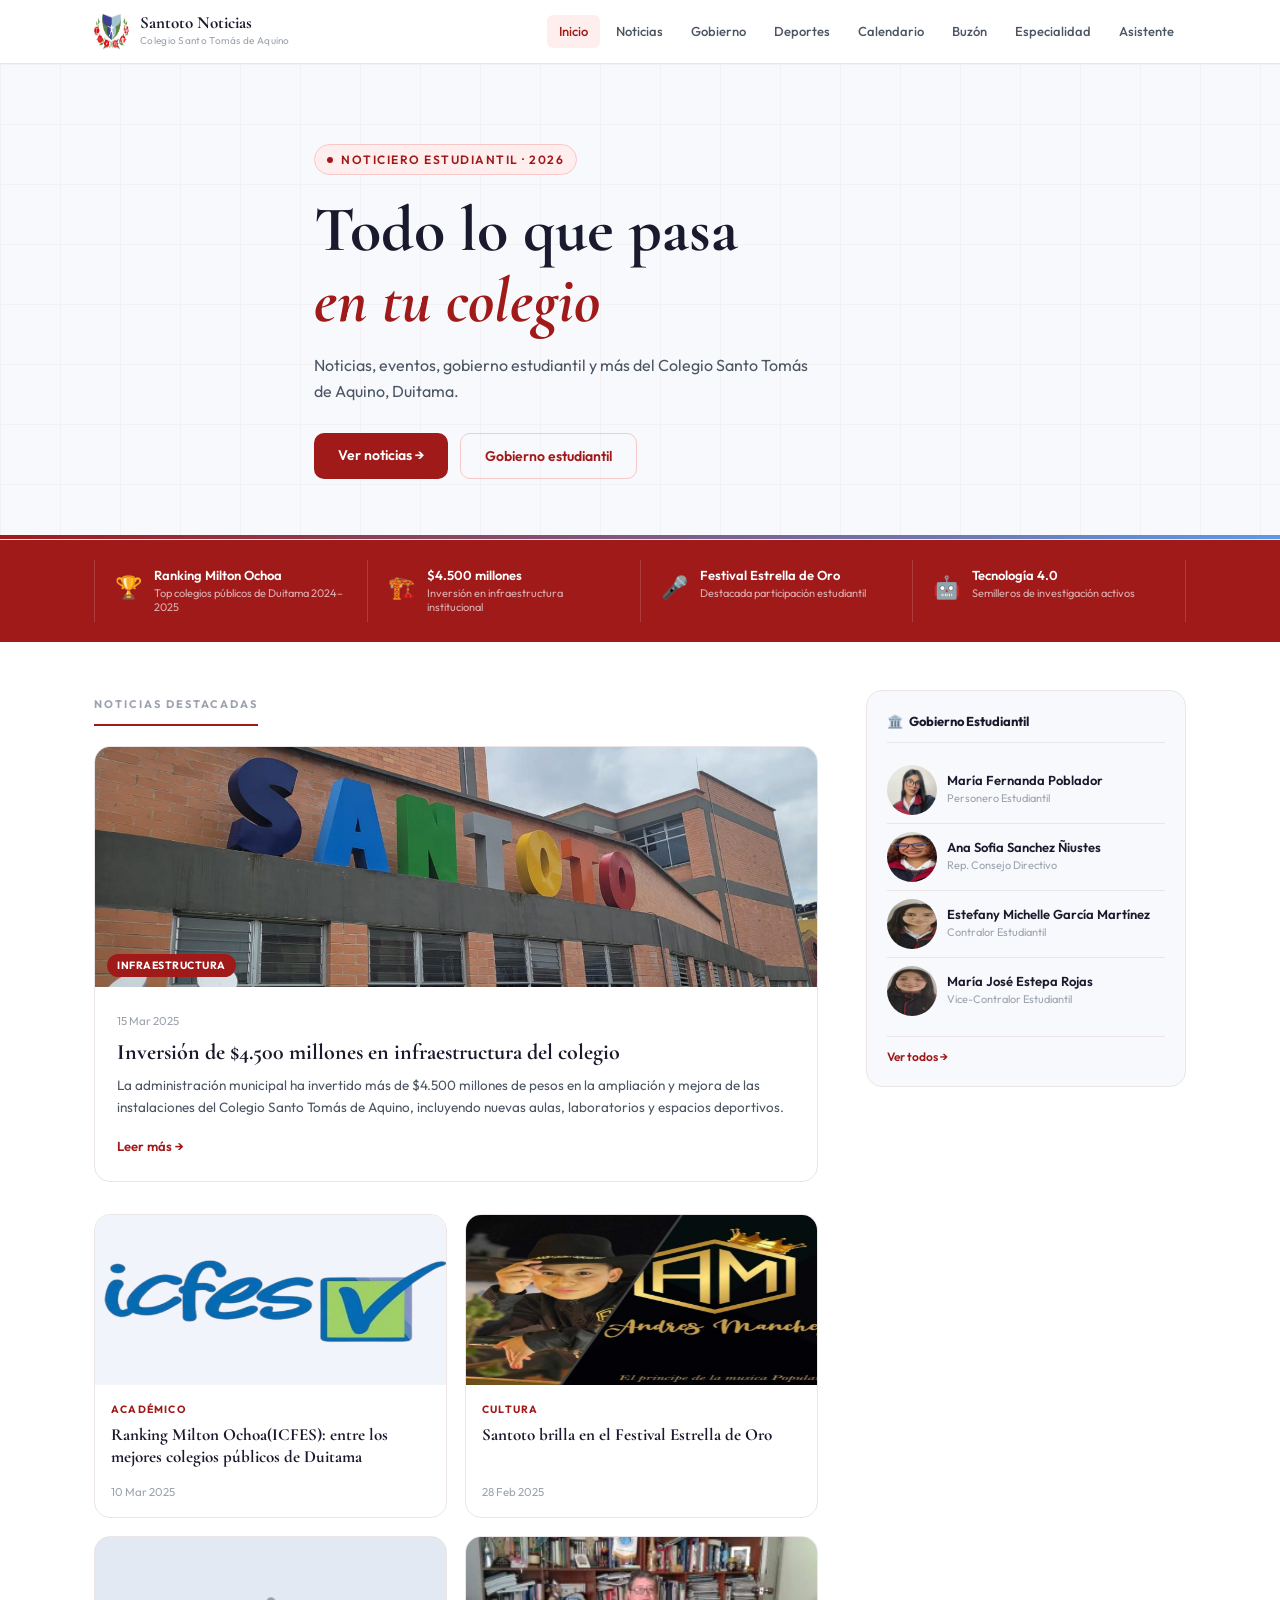
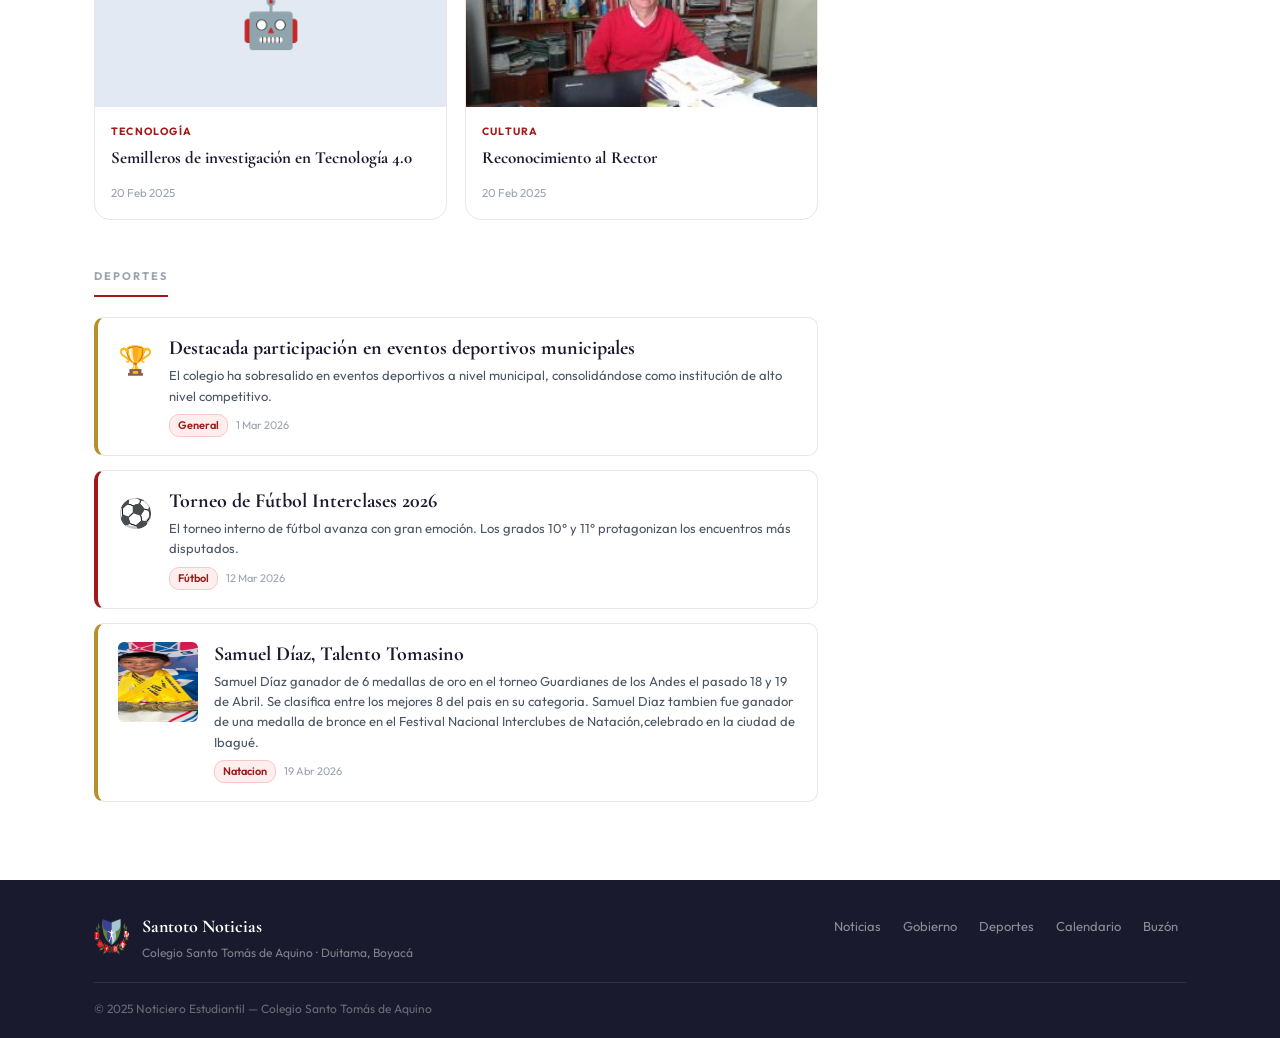
<file: index.html>
<!DOCTYPE html>
<html lang="es">
<head>
  <meta charset="UTF-8">
  <meta name="viewport" content="width=device-width, initial-scale=1.0">
  <title>Santoto Noticias — Colegio Santo Tomás de Aquino</title>
  <link rel="preconnect" href="https://fonts.googleapis.com">
  <link rel="preconnect" href="https://fonts.gstatic.com" crossorigin>
  <link href="https://fonts.googleapis.com/css2?family=Cormorant+Garamond:ital,wght@0,400;0,600;0,700;1,400;1,600&family=Outfit:wght@300;400;500;600;700&display=swap" rel="stylesheet">
  <link rel="stylesheet" href="styles.css">
</head>
<body>

  <!-- NAV -->
  <nav class="nav" id="nav">
    <div class="nav-inner">
      <a href="index.html" class="nav-brand">
       <img src="IMG/esc.png" class="nav-logo" alt="Logo">
        <div class="nav-brand-text">
          <span class="nav-name">Santoto Noticias</span>
          <span class="nav-sub">Colegio Santo Tomás de Aquino</span>
        </div>
      </a>
      <div class="nav-links" id="nav-links">
        <a href="index.html" class="nav-link active">Inicio</a>
        <a href="Noticias.html" class="nav-link">Noticias</a>
        <a href="gobierno.html" class="nav-link">Gobierno</a>
        <a href="deportes.html" class="nav-link">Deportes</a>
        <a href="calendario.html" class="nav-link">Calendario</a>
        <a href="sugerencias.html" class="nav-link">Buzón</a>
        <a href="especialidades.html" class="nav-link">Especialidad</a>
        <a href="chatbot.html" class="nav-link"> Asistente</a>
      </div>
      <button class="nav-hamburger" id="hamburger" onclick="toggleMenu()">
        <span></span><span></span><span></span>
      </button>
    </div>
  </nav>

  <!-- HERO -->
  <section class="hero">
    <div class="hero-bg-lines"></div>
    <div class="container">
      <div class="hero-eyebrow">
        <span class="dot"></span> Noticiero Estudiantil · 2026
      </div>
      <h1 class="hero-title">Todo lo que pasa<br><em>en tu colegio</em></h1>
      <p class="hero-desc">Noticias, eventos, gobierno estudiantil y más del Colegio Santo Tomás de Aquino, Duitama.</p>
      <div class="hero-actions">
        <a href="Noticias.html" class="btn-primary">Ver noticias →</a>
        <a href="gobierno.html" class="btn-ghost">Gobierno estudiantil</a>
      </div>
    </div>
    <div class="hero-strip"></div>
  </section>

  <!-- HIGHLIGHTS BAR -->
  <div class="highlights-bar">
    <div class="container">
      <div class="highlights-grid">
        <div class="highlight-item">
          <div class="hi-icon">🏆</div>
          <div class="hi-text">
            <strong>Ranking Milton Ochoa</strong>
            <span>Top colegios públicos de Duitama 2024–2025</span>
          </div>
        </div>
        <div class="highlight-item">
          <div class="hi-icon">🏗️</div>
          <div class="hi-text">
            <strong>$4.500 millones</strong>
            <span>Inversión en infraestructura institucional</span>
          </div>
        </div>
        <div class="highlight-item">
          <div class="hi-icon">🎤</div>
          <div class="hi-text">
            <strong>Festival Estrella de Oro</strong>
            <span>Destacada participación estudiantil</span>
          </div>
        </div>
        <div class="highlight-item">
          <div class="hi-icon">🤖</div>
          <div class="hi-text">
            <strong>Tecnología 4.0</strong>
            <span>Semilleros de investigación activos</span>
          </div>
        </div>
      </div>
    </div>
  </div>

  <!-- MAIN CONTENT -->
  <main class="main-grid container">

    <!-- COLUMNA PRINCIPAL -->
    <div class="col-main">

      <div class="section-label">Noticias destacadas</div>

      <!-- NOTICIA GRANDE -->
      <article class="noticia-hero" onclick="location.href='Noticias.html'">
        <div class="nh-img">
          <div class="nh-img-inner">
            <img src="IMG/colegio.jpeg" alt="Infraestructura" loading="lazy">
          </div>
          <div class="nh-cat-badge">Infraestructura</div>
        </div>
        <div class="nh-body">
          <div class="nh-meta">
            <span class="nh-date">15 Mar 2025</span>
          </div>
          <h2 class="nh-title">Inversión de $4.500 millones en infraestructura del colegio</h2>
          <p class="nh-excerpt">La administración municipal ha invertido más de $4.500 millones de pesos en la ampliación y mejora de las instalaciones del Colegio Santo Tomás de Aquino, incluyendo nuevas aulas, laboratorios y espacios deportivos.</p>
          <span class="nh-read">Leer más →</span>
        </div>
      </article>

      <!-- GRID NOTICIAS SECUNDARIAS -->
      <div class="noticias-grid" id="noticias-grid">
        <!-- Se llena con JS -->
      </div>

      <div class="section-label" style="margin-top:48px">Deportes</div>
      <div class="deportes-list" id="deportes-list">
        <!-- Se llena con JS -->
      </div>

    </div>
     
    <!-- SIDEBAR -->
    <aside class="col-side">

      <!-- GOBIERNO ESTUDIANTIL -->
      <div class="widget">
        <div class="widget-title">
          <span>🏛️</span> Gobierno Estudiantil
        </div>
        <div id="gov-widget">
          <!-- Se llena con JS -->
        </div>
        <a href="gobierno.html" class="widget-link">Ver todos →</a>
      </div>
    </aside>
  </main>
 <!-- FOOTER -->
  <footer class="footer">
    <div class="container">
      <div class="footer-top">
        <div class="footer-brand">
       <img src="IMG/esc.png" class="nav-logo" alt="Logo">
          <div>
            <div class="footer-name">Santoto Noticias</div>
            <div class="footer-sub">Colegio Santo Tomás de Aquino · Duitama, Boyacá</div>
          </div>
        </div>
        <div class="footer-links">
          <a href="noticias.html">Noticias</a>
          <a href="gobierno.html">Gobierno</a>
          <a href="deportes.html">Deportes</a>
          <a href="calendario.html">Calendario</a>
          <a href="sugerencias.html">Buzón</a>
        </div>
      </div>
      <div class="footer-bottom">
        <span>© 2025 Noticiero Estudiantil — Colegio Santo Tomás de Aquino</span>
      </div>
    </div>
  </footer>

  <script src="data.js"></script>
  <script src="main.js"></script>
</body>
</html>
</file>
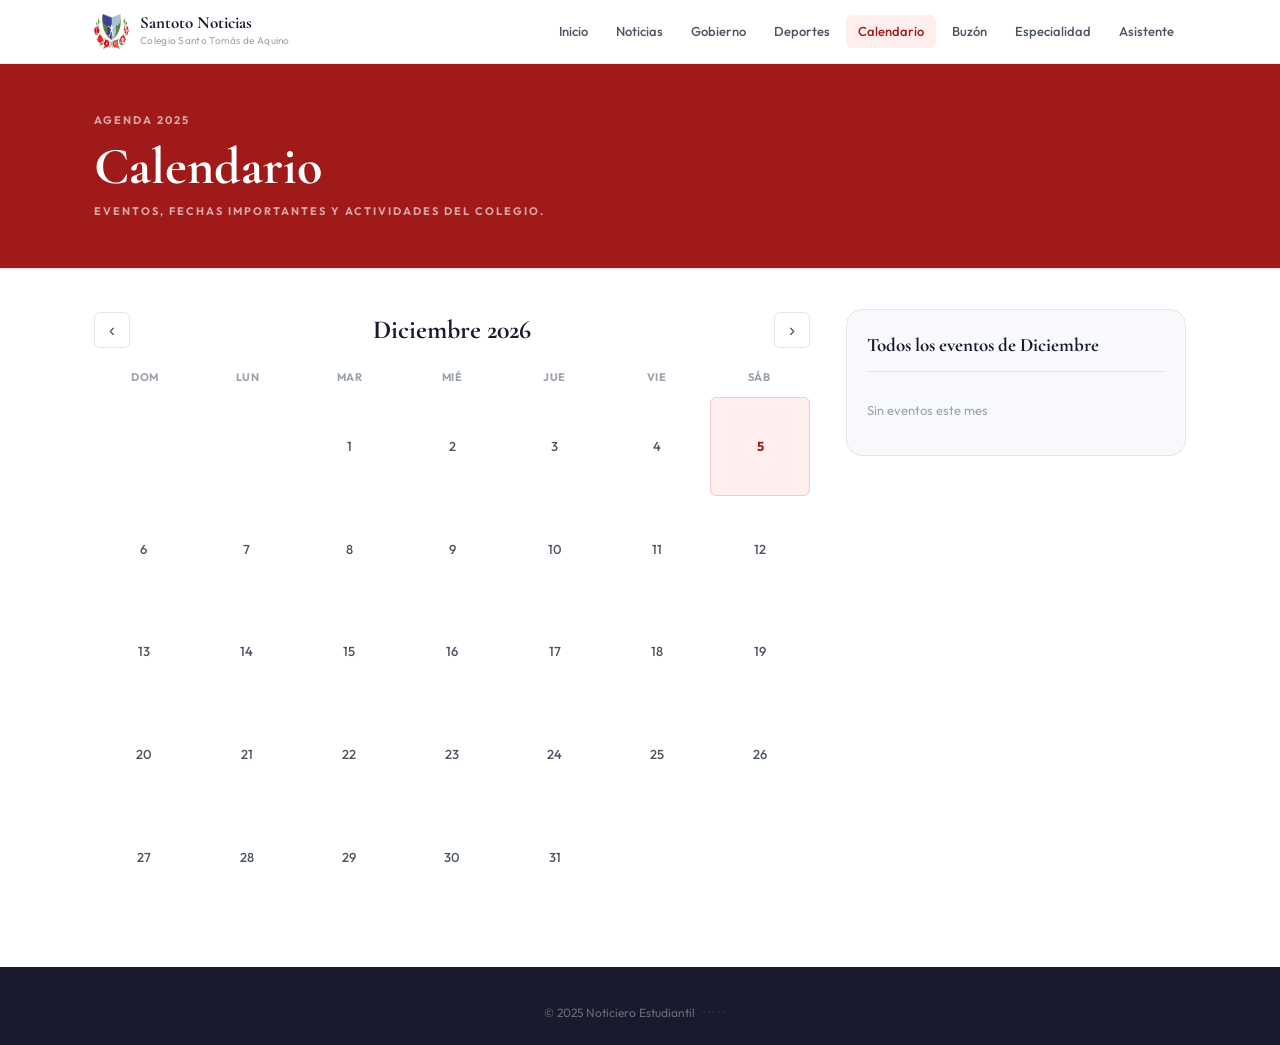
<file: calendario.html>
<!DOCTYPE html>
<html lang="es">
<head>
  <meta charset="UTF-8"><meta name="viewport" content="width=device-width, initial-scale=1.0">
  <title>Calendario — Santoto Noticias</title>
  <link rel="preconnect" href="https://fonts.googleapis.com">
  <link rel="preconnect" href="https://fonts.gstatic.com" crossorigin>
  <link href="https://fonts.googleapis.com/css2?family=Cormorant+Garamond:ital,wght@0,400;0,600;0,700;1,400;1,600&family=Outfit:wght@300;400;500;600;700&display=swap" rel="stylesheet">
  <link rel="stylesheet" href="styles.css">
</head>
<body>
  <nav class="nav" id="nav">
    <div class="nav-inner">
      <a href="index.html" class="nav-brand">       
      <img src="IMG/esc.png" class="nav-logo" alt="Logo">
      <div class="nav-brand-text">
        <span class="nav-name">Santoto Noticias</span><span class="nav-sub">Colegio Santo Tomás de Aquino</span></div></a>
         
        <div class="nav-links" id="nav-links">
        <a href="index.html" class="nav-link">Inicio</a>
        <a href="Noticias.html" class="nav-link">Noticias</a>
        <a href="gobierno.html" class="nav-link">Gobierno</a>
        <a href="deportes.html" class="nav-link">Deportes</a>
        <a href="calendario.html" class="nav-link active">Calendario</a>
        <a href="sugerencias.html" class="nav-link">Buzón</a>
        <a href="especialidades.html" class="nav-link">Especialidad</a>
        <a href="chatbot.html" class="nav-link"> Asistente</a>
      </div>
      <button class="nav-hamburger" id="hamburger" onclick="toggleMenu()"><span></span><span></span><span></span></button>
    </div>
  </nav>
  <div class="page-header page-header-azul"><div class="container"><div class="page-eyebrow">Agenda 2025</div><h1 class="page-title" style="color: white;">Calendario</h1><p class="page-eyebrow">Eventos, fechas importantes y actividades del colegio.</p></div></div>
  <div class="container" style="padding-top:40px;padding-bottom:60px">
    <div class="cal-layout">
      <div class="cal-grid-wrap">
        <div class="cal-header-web">
          <button class="cal-btn-nav" onclick="calCambiarMes(-1)">‹</button>
          <h2 class="cal-mes-titulo" id="cal-mes-titulo"></h2>
          <button class="cal-btn-nav" onclick="calCambiarMes(1)">›</button>
        </div>
        <div class="cal-semana-labels">
          <span>Dom</span><span>Lun</span><span>Mar</span><span>Mié</span><span>Jue</span><span>Vie</span><span>Sáb</span>
        </div>
        <div class="cal-days-grid" id="cal-days"></div>
      </div>
      <div class="cal-eventos-panel">
        <div class="cal-panel-title" id="cal-panel-title">Todos los eventos del mes</div>
        <div id="cal-eventos-lista"></div>
      </div>
    </div>
  </div>
  <footer class="footer"><div class="container"><div class="footer-bottom" style="justify-content:center"><span>© 2025 Noticiero Estudiantil</span><button class="admin-trigger" onclick="location.href='admin.html'" title="Admin">·····</button></div></div></footer>
  <script src="data.js"></script><script src="main.js"></script>
</body>
</html>
</file>
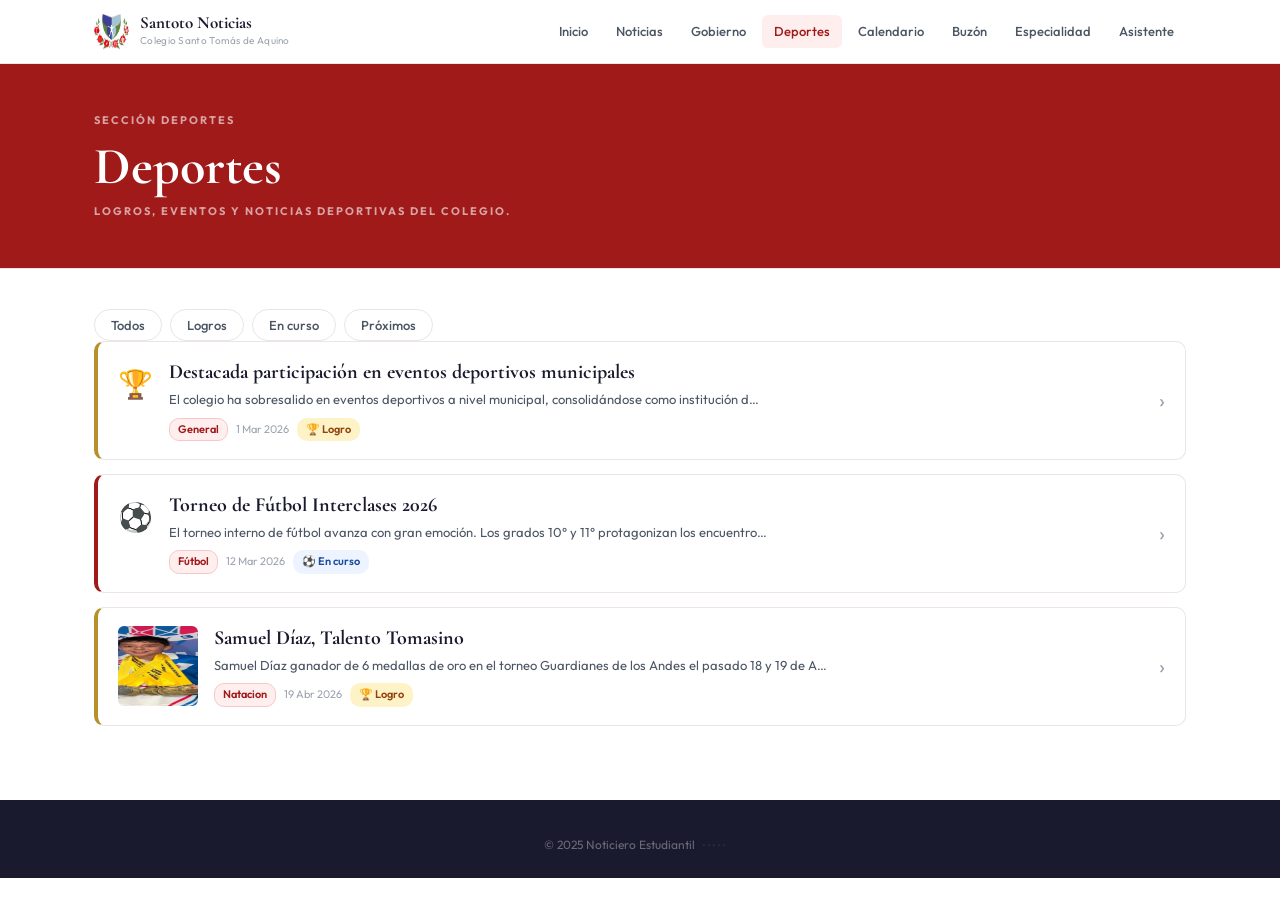
<file: deportes.html>
<!DOCTYPE html>
<html lang="es">
<head>
  <meta charset="UTF-8"><meta name="viewport" content="width=device-width, initial-scale=1.0">
  <title>Deportes — Santoto Noticias</title>
  <link rel="preconnect" href="https://fonts.googleapis.com">
  <link rel="preconnect" href="https://fonts.gstatic.com" crossorigin>
  <link href="https://fonts.googleapis.com/css2?family=Cormorant+Garamond:ital,wght@0,400;0,600;0,700;1,400;1,600&family=Outfit:wght@300;400;500;600;700&display=swap" rel="stylesheet">
  <link rel="stylesheet" href="styles.css">
</head>
<body>
  <nav class="nav" id="nav">
    <div class="nav-inner">
      <a href="index.html" class="nav-brand">
       <img src="IMG/esc.png" class="nav-logo" alt="Logo">
        <div class="nav-brand-text"><span class="nav-name">Santoto Noticias</span><span class="nav-sub">Colegio Santo Tomás de Aquino</span></div></a>
      <div class="nav-links" id="nav-links">
        <a href="index.html" class="nav-link">Inicio</a>
        <a href="Noticias.html" class="nav-link">Noticias</a>
        <a href="gobierno.html" class="nav-link">Gobierno</a>
        <a href="deportes.html" class="nav-link active">Deportes</a>
        <a href="calendario.html" class="nav-link">Calendario</a>
        <a href="sugerencias.html" class="nav-link">Buzón</a>
        <a href="especialidades.html" class="nav-link">Especialidad</a>
        <a href="chatbot.html" class="nav-link">Asistente</a>
      </div>
      <button class="nav-hamburger" id="hamburger" onclick="toggleMenu()"><span></span><span></span><span></span></button>
    </div>
  </nav>
  <div class="page-header page-header-azul"><div class="container"><div class="page-eyebrow">Sección Deportes</div><h1 class="page-title" style="color: white;">Deportes</h1><p class="page-eyebrow">Logros, eventos y noticias deportivas del colegio.</p></div></div>
  <div class="container" style="padding-top:40px;padding-bottom:60px">
    <div class="filter-bar">
      <button class="filter-btn active" onclick="filtrarDeportes('',this)">Todos</button>
      <button class="filter-btn" onclick="filtrarDeportes('logro',this)">Logros</button>
      <button class="filter-btn" onclick="filtrarDeportes('evento',this)">En curso</button>
      <button class="filter-btn" onclick="filtrarDeportes('proximo',this)">Próximos</button>
    </div>
    <div id="deportes-full"></div>
  </div>
  <footer class="footer"><div class="container"><div class="footer-bottom" style="justify-content:center"><span>© 2025 Noticiero Estudiantil</span><button class="admin-trigger" onclick="location.href='admin.html'" title="Admin">·····</button></div></div></footer>
  <script src="data.js"></script><script src="main.js"></script>
</body>
</html>
</file>
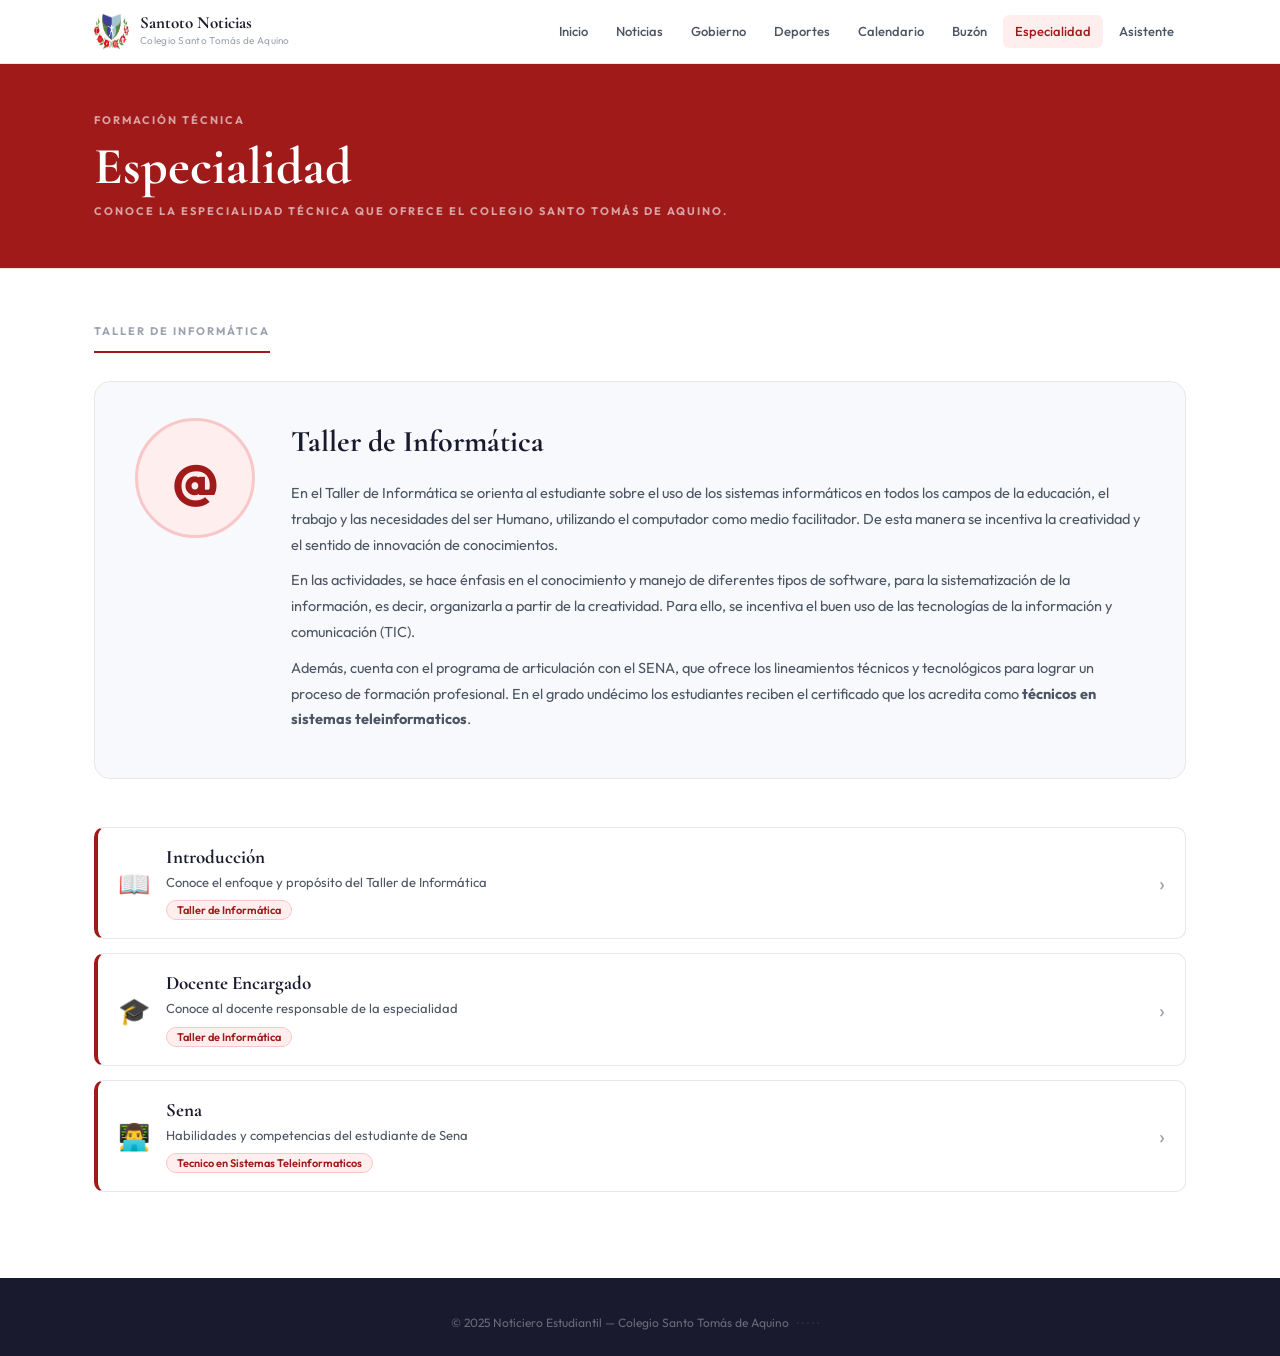
<file: especialidades.html>
<!DOCTYPE html>
<html lang="es">
<head>
  <meta charset="UTF-8">
  <meta name="viewport" content="width=device-width, initial-scale=1.0">
  <title>Especialidades — Santoto Noticias</title>
  <link rel="preconnect" href="https://fonts.googleapis.com">
  <link rel="preconnect" href="https://fonts.gstatic.com" crossorigin>
  <link href="https://fonts.googleapis.com/css2?family=Cormorant+Garamond:ital,wght@0,400;0,600;0,700;1,400;1,600&family=Outfit:wght@300;400;500;600;700&display=swap" rel="stylesheet">
  <link rel="stylesheet" href="styles.css">

</head>
<body>

  <nav class="nav" id="nav">
    <div class="nav-inner">
      <a href="index.html" class="nav-brand">
        <img src="IMG/esc.png" class="nav-logo" alt="Logo">
        <div class="nav-brand-text">
          <span class="nav-name">Santoto Noticias</span>
          <span class="nav-sub">Colegio Santo Tomás de Aquino</span>
        </div>
      </a>
      <div class="nav-links" id="nav-links">
        <a href="index.html" class="nav-link">Inicio</a>
        <a href="Noticias.html" class="nav-link">Noticias</a>
        <a href="gobierno.html" class="nav-link">Gobierno</a>
        <a href="deportes.html" class="nav-link">Deportes</a>
        <a href="calendario.html" class="nav-link">Calendario</a>
        <a href="sugerencias.html" class="nav-link">Buzón</a>
        <a href="especialidades.html" class="nav-link active">Especialidad</a>
        <a href="chatbot.html" class="nav-link">Asistente</a>
      </div>
      <button class="nav-hamburger" id="hamburger" onclick="toggleMenu()">
        <span></span><span></span><span></span>
      </button>
    </div>
  </nav>

  <div class="page-header page-header-azul">
    <div class="container">
      <div class="page-eyebrow">Formación Técnica</div>
      <h1 class="page-title" style="color: white;">Especialidad</h1>
      <p class="page-eyebrow">Conoce la especialidad técnica que ofrece el Colegio Santo Tomás de Aquino.</p>
    </div>
  </div>

  <div class="container" style="padding-top:48px;padding-bottom:72px">

    <div class="section-label" style="margin-bottom:28px">Taller de Informática</div>

    <!-- HERO -->
    <div class="esp-hero">
      <div class="esp-icon-wrap">@</div>
      <div class="esp-hero-body">
        <h2>Taller de Informática</h2>
        <p>En el Taller de Informática se orienta al estudiante sobre el uso de los sistemas informáticos en todos los campos de la educación, el trabajo y las necesidades del ser Humano, utilizando el computador como medio facilitador. De esta manera se incentiva la creatividad y el sentido de innovación de conocimientos.</p>
        <p>En las actividades, se hace énfasis en el conocimiento y manejo de diferentes tipos de software, para la sistematización de la información, es decir, organizarla a partir de la creatividad. Para ello, se incentiva el buen uso de las tecnologías de la información y comunicación (TIC).</p>
        <p>Además, cuenta con el programa de articulación con el SENA, que ofrece los lineamientos técnicos y tecnológicos para lograr un proceso de formación profesional. En el grado undécimo los estudiantes reciben el certificado que los acredita como <strong>técnicos en sistemas teleinformaticos</strong>.</p>
      </div>
    </div>

    <!-- TARJETAS -->
    <div class="esp-cards-list">

      <!-- INTRODUCCIÓN -->
      <div class="esp-card" id="esp-intro" onclick="toggleEsp('esp-intro')">
        <button class="esp-card-trigger">
          <span class="esp-card-icon">📖</span>
          <div class="esp-card-body">
            <div class="esp-card-titulo">Introducción</div>
            <div class="esp-card-desc">Conoce el enfoque y propósito del Taller de Informática</div>
            <div class="esp-card-meta">
              <span class="esp-card-badge">Taller de Informática</span>
            </div>
          </div>
          <span class="esp-card-arrow">›</span>
        </button>
        <div class="esp-card-expand">
          <div class="esp-card-inner">
            <p>En el Taller de Informática se orienta al estudiante sobre el uso de los sistemas informáticos en todos los campos de la educación, el trabajo y las necesidades del ser Humano, utilizando el computador como medio facilitador. De esta manera se incentiva la creatividad y el sentido de innovación de conocimientos.</p>
            <p>En las actividades, se hace énfasis en el conocimiento y manejo de diferentes tipos de software, para la sistematización de la información, es decir, organizarla a partir de la creatividad. Para ello, se incentiva el buen uso de las tecnologías de la información y comunicación (TIC).</p>
            <p>Además, cuenta con el programa de articulación con el SENA, que ofrece los lineamientos técnicos y tecnológicos para lograr un proceso de formación profesional. Tal cooperación es integral para que sus estudiantes adquieran las habilidades necesarias para la competencia laboral en el desarrollo y mantenimiento de redes y computadores. En el grado undécimo los estudiantes reciben el certificado que los acredita como técnicos en sistemas.</p>
          </div>
        </div>
      </div>

      <!-- DOCENTE -->
      <div class="esp-card" id="esp-docente" onclick="toggleEsp('esp-docente')">
        <button class="esp-card-trigger">
          <span class="esp-card-icon">🎓</span>
          <div class="esp-card-body">
            <div class="esp-card-titulo">Docente Encargado</div>
            <div class="esp-card-desc">Conoce al docente responsable de la especialidad</div>
            <div class="esp-card-meta">
              <span class="esp-card-badge">Taller de Informática</span>
            </div>
          </div>
          <span class="esp-card-arrow">›</span>
        </button>
        <div class="esp-card-expand">
          <div class="esp-card-inner">
            <div class="docente-card">
              <div class="docente-avatar">👨‍🏫</div>
              <div class="docente-info">
                <strong>Silvino Antonio Castañeda Rincon</strong>
                <span>Licenciado en Informática · Taller de Informática</span>
              </div>
            </div>
          </div>
        </div>
      </div>

      <!-- PERFIL -->
      <div class="esp-card" id="esp-perfil" onclick="toggleEsp('esp-perfil')">
        <button class="esp-card-trigger">
          <span class="esp-card-icon">👨‍💻</span>
          <div class="esp-card-body">
            <div class="esp-card-titulo">Sena</div>
            <div class="esp-card-desc">Habilidades y competencias del estudiante de Sena</div>
            <div class="esp-card-meta">
              <span class="esp-card-badge">Tecnico en Sistemas Teleinformaticos</span>
            </div>
          </div>
          <span class="esp-card-arrow">›</span>
        </button>
        <div class="esp-card-expand">
          <div class="esp-card-inner">
            <p>El Colegio cuenta con la articulacion del sena, este ofrece el curso Tecnico en Sistemas Teleinformaticos, se mostraran algunas guias y acticidades que se realizan en este curso.</p>
            <ul class="perfil-lista">
              <li><span class="pi-icon">💻</span><div class="pi-text"><strong>  GT1</strong><span>Esta guia fomenta la cultura emprendedora, ayuda a saber que es un plan de negocios, un lider, responsabilidad e innovacion</span></div></li>
              <li><span class="pi-icon">💡</span><div class="pi-text"><strong>GT2</strong><span>En esta guia cuanta con un taller para investigar elementos electronicos como los rele,interruptor,led,transistor etc. Cuenta con un taller en el programa llamado cocodrile, que sirve para hacer circuitos electricos. En la guia tambien nos muestra las herramientas para hacer una limpieza a un computador e identificamos los componentes de una tarjeta madre.</span></div></li>
              <li><span class="pi-icon">🛠️</span><div class="pi-text"><strong>Habilidades en el Uso de la Tecnología</strong><span>Competente en sistemas operativos, software de productividad y aplicaciones de informática.</span></div></li>
              <li><span class="pi-icon">⚡</span><div class="pi-text"><strong>Facilitador de Tareas</strong><span>Comprende cómo la tecnología optimiza procesos y mejora la eficiencia en distintos ámbitos.</span></div></li>
              <li><span class="pi-icon">🗂️</span><div class="pi-text"><strong>Sistematización de Información</strong><span>Organiza datos, archivos y recursos digitales de manera efectiva usando herramientas informáticas.</span></div></li>
              <li><span class="pi-icon">📡</span><div class="pi-text"><strong>Énfasis en la Comunicación</strong><span>Competente en correo electrónico, redes sociales y herramientas de comunicación digital.</span></div></li>
              <li><span class="pi-icon">🔒</span><div class="pi-text"><strong>Ética y Buen Uso de la Tecnología</strong><span>Comprende la seguridad de la información, privacidad en línea y responsabilidad digital.</span></div></li>
              <li><span class="pi-icon">🔄</span><div class="pi-text"><strong>Adaptabilidad y Aprendizaje Continuo</strong><span>Dispuesto a aprender nuevas habilidades y adaptarse a las últimas tendencias tecnológicas.</span></div></li>
            </ul>
          </div>

          
        </div>
      </div>

    </div>
  </div>
  

  <footer class="footer">
    <div class="container">
      <div class="footer-bottom" style="justify-content:center">
        <span>© 2025 Noticiero Estudiantil — Colegio Santo Tomás de Aquino</span>
        <button class="admin-trigger" onclick="location.href='admin.html'" title="Admin">·····</button>
      </div>
    </div>
  </footer>

  <script src="data.js"></script>
  <script src="main.js"></script>
  <script>
    function toggleEsp(id) {
      const card = document.getElementById(id);
      const isOpen = card.classList.contains('open');
      document.querySelectorAll('.esp-card').forEach(c => c.classList.remove('open'));
      if (!isOpen) card.classList.add('open');
    }
  </script>
</body>
</html>
</file>
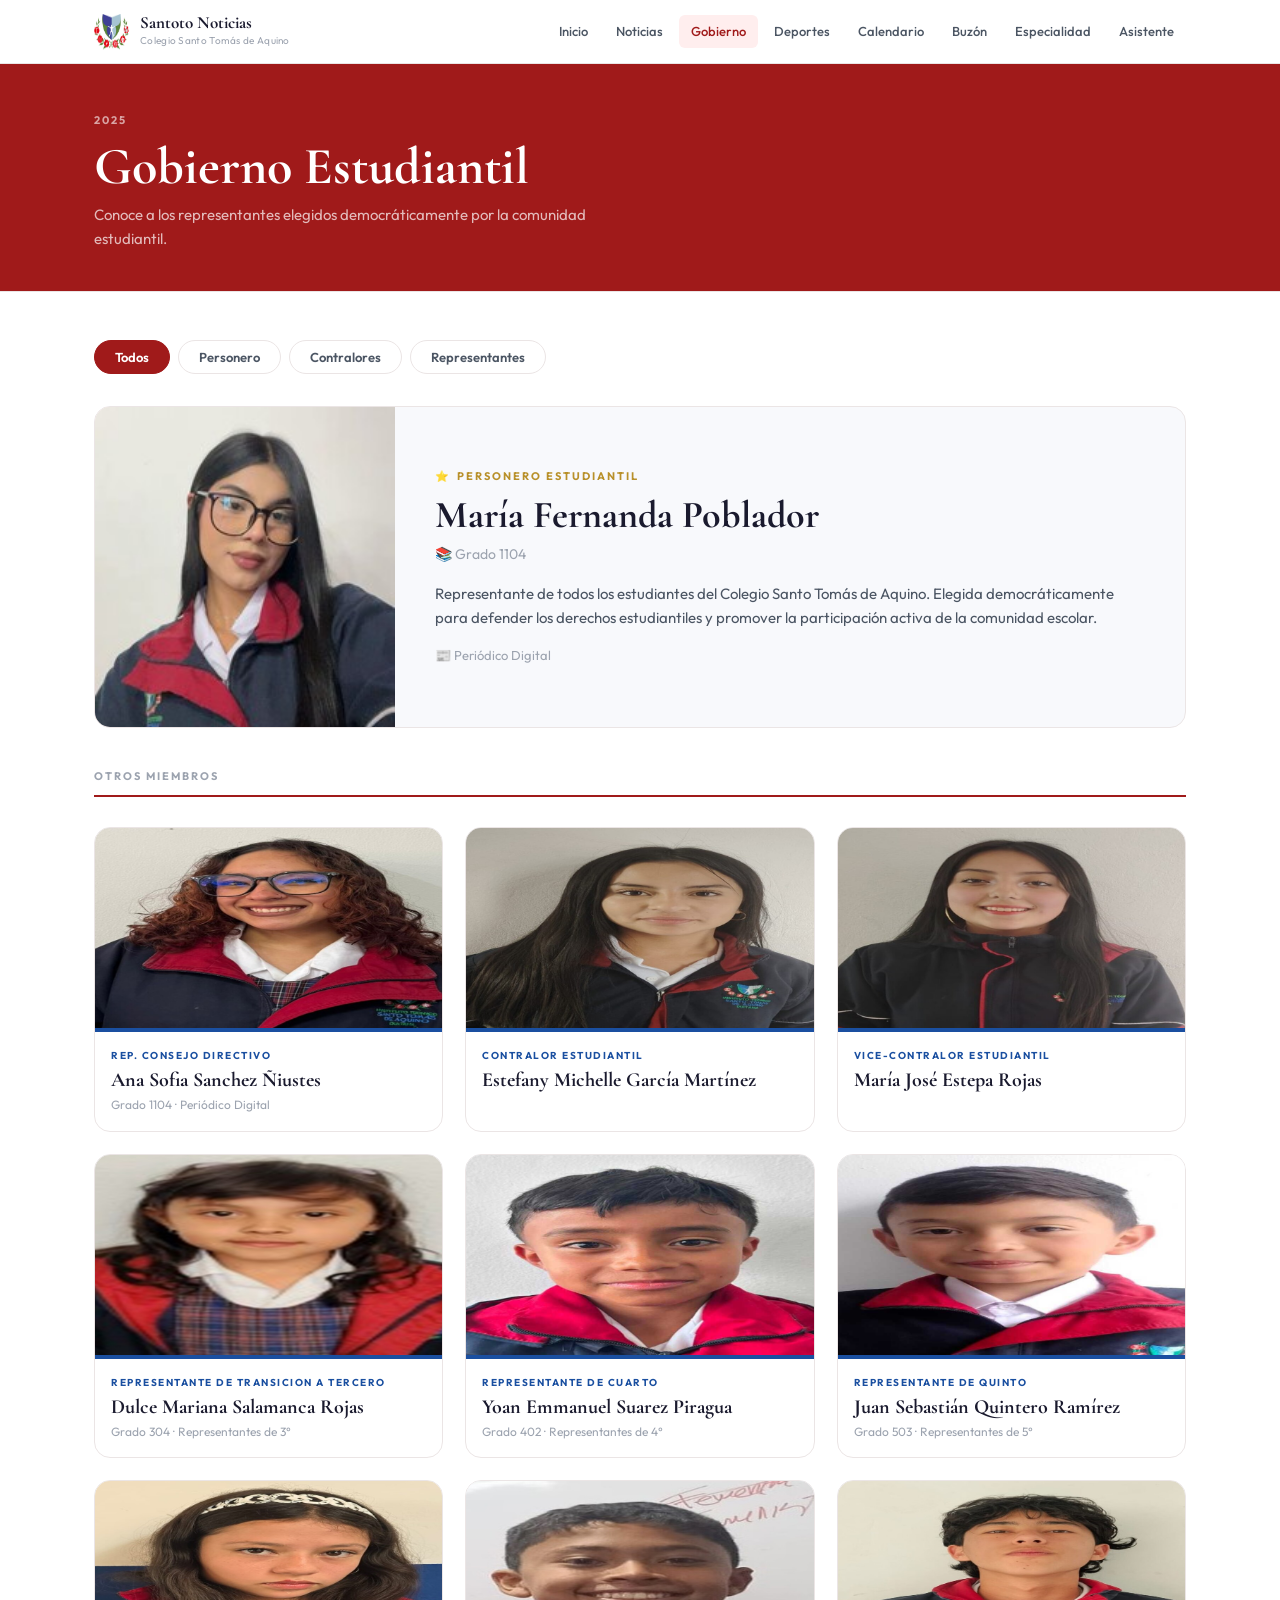
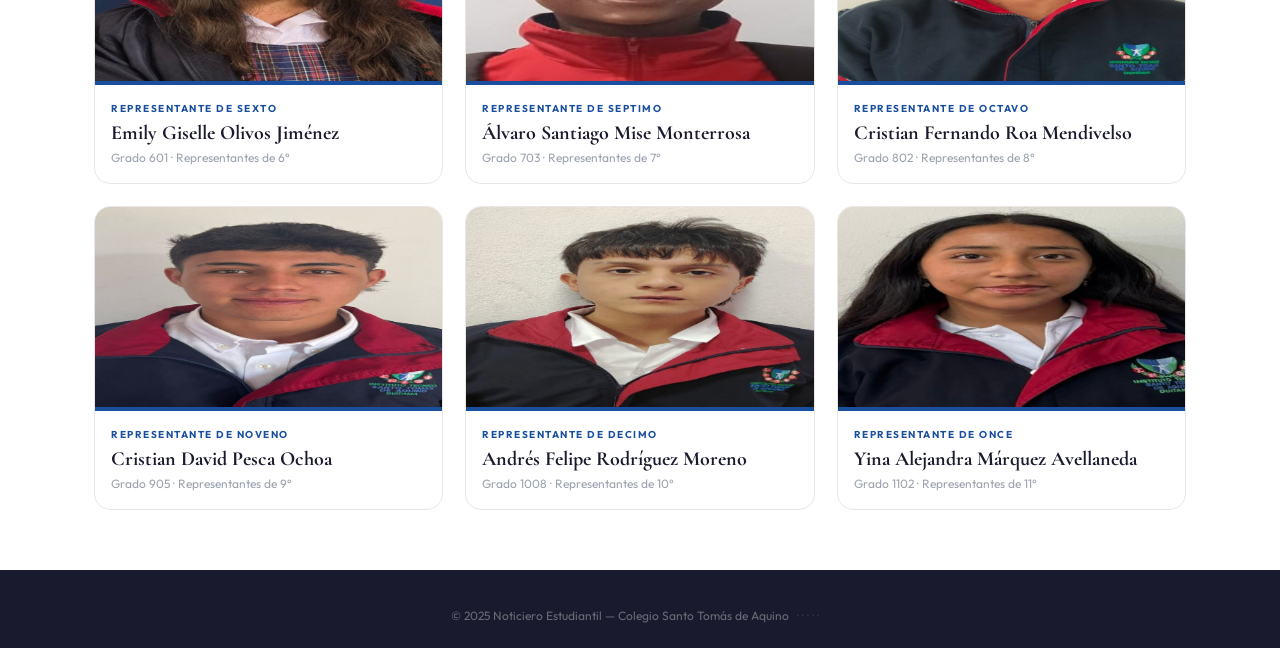
<file: gobierno.html>
<!DOCTYPE html>
<html lang="es">
<head>
  <meta charset="UTF-8">
  <meta name="viewport" content="width=device-width, initial-scale=1.0">
  <title>Gobierno Estudiantil — Santoto Noticias</title>
  <link rel="preconnect" href="https://fonts.googleapis.com">
  <link rel="preconnect" href="https://fonts.gstatic.com" crossorigin>
  <link href="https://fonts.googleapis.com/css2?family=Cormorant+Garamond:ital,wght@0,400;0,600;0,700;1,400;1,600&family=Outfit:wght@300;400;500;600;700&display=swap" rel="stylesheet">
  <link rel="stylesheet" href="styles.css">
</head>
<body>
  <nav class="nav" id="nav">
    <div class="nav-inner">
      <a href="index.html" class="nav-brand">
    <img src="IMG/esc.png" class="nav-logo" alt="Logo">
        <div class="nav-brand-text">
          <span class="nav-name">Santoto Noticias</span>
          <span class="nav-sub">Colegio Santo Tomás de Aquino</span>
        </div>
      </a>
      <div class="nav-links" id="nav-links">
        <a href="index.html" class="nav-link">Inicio</a>
        <a href="Noticias.html" class="nav-link">Noticias</a>
        <a href="gobierno.html" class="nav-link active">Gobierno</a>
        <a href="deportes.html" class="nav-link">Deportes</a>
        <a href="calendario.html" class="nav-link">Calendario</a>
        <a href="sugerencias.html" class="nav-link">Buzón</a>
        <a href="especialidades.html" class="nav-link">Especialidad</a>
        <a href="chatbot.html" class="nav-link">Asistente</a>
      </div>
      <button class="nav-hamburger" id="hamburger" onclick="toggleMenu()"><span></span><span></span><span></span></button>
    </div>
  </nav>

  <div class="page-header page-header-azul">
    <div class="container">
      <div class="page-eyebrow">2025</div>
      <h1 class="page-title" style="color:#fff">Gobierno Estudiantil</h1>
      <p class="page-desc" style="color:rgba(255,255,255,.7)">Conoce a los representantes elegidos democráticamente por la comunidad estudiantil.</p>
    </div>
  </div>

  <div class="container" style="padding-top:48px;padding-bottom:60px">

    <!-- TABS -->
    <div class="gov-tabs-web" id="gov-tabs">
      <button class="gtab active" data-filtro="todos" onclick="filtrarGob('todos',this)">Todos</button>
      <button class="gtab" data-filtro="personero" onclick="filtrarGob('personero',this)">Personero</button>
      <button class="gtab" data-filtro="contralor" onclick="filtrarGob('contralor',this)">Contralores</button>
      <button class="gtab" data-filtro="candidato" onclick="filtrarGob('representantes',this)">Representantes</button>
    </div>

    <!-- PERSONERO — hero -->
    <div id="personero-section"></div>

    <!-- OTROS -->
    <div class="personas-web-grid" id="personas-grid"></div>

  </div>

  <footer class="footer">
    <div class="container">
      <div class="footer-bottom" style="justify-content:center">
        <span>© 2025 Noticiero Estudiantil — Colegio Santo Tomás de Aquino</span>
        <button class="admin-trigger" onclick="location.href='admin.html'" title="Admin">·····</button>
      </div>
    </div>
  </footer>

  <script src="data.js"></script>
  <script src="main.js"></script>
</body>
</html>
</file>
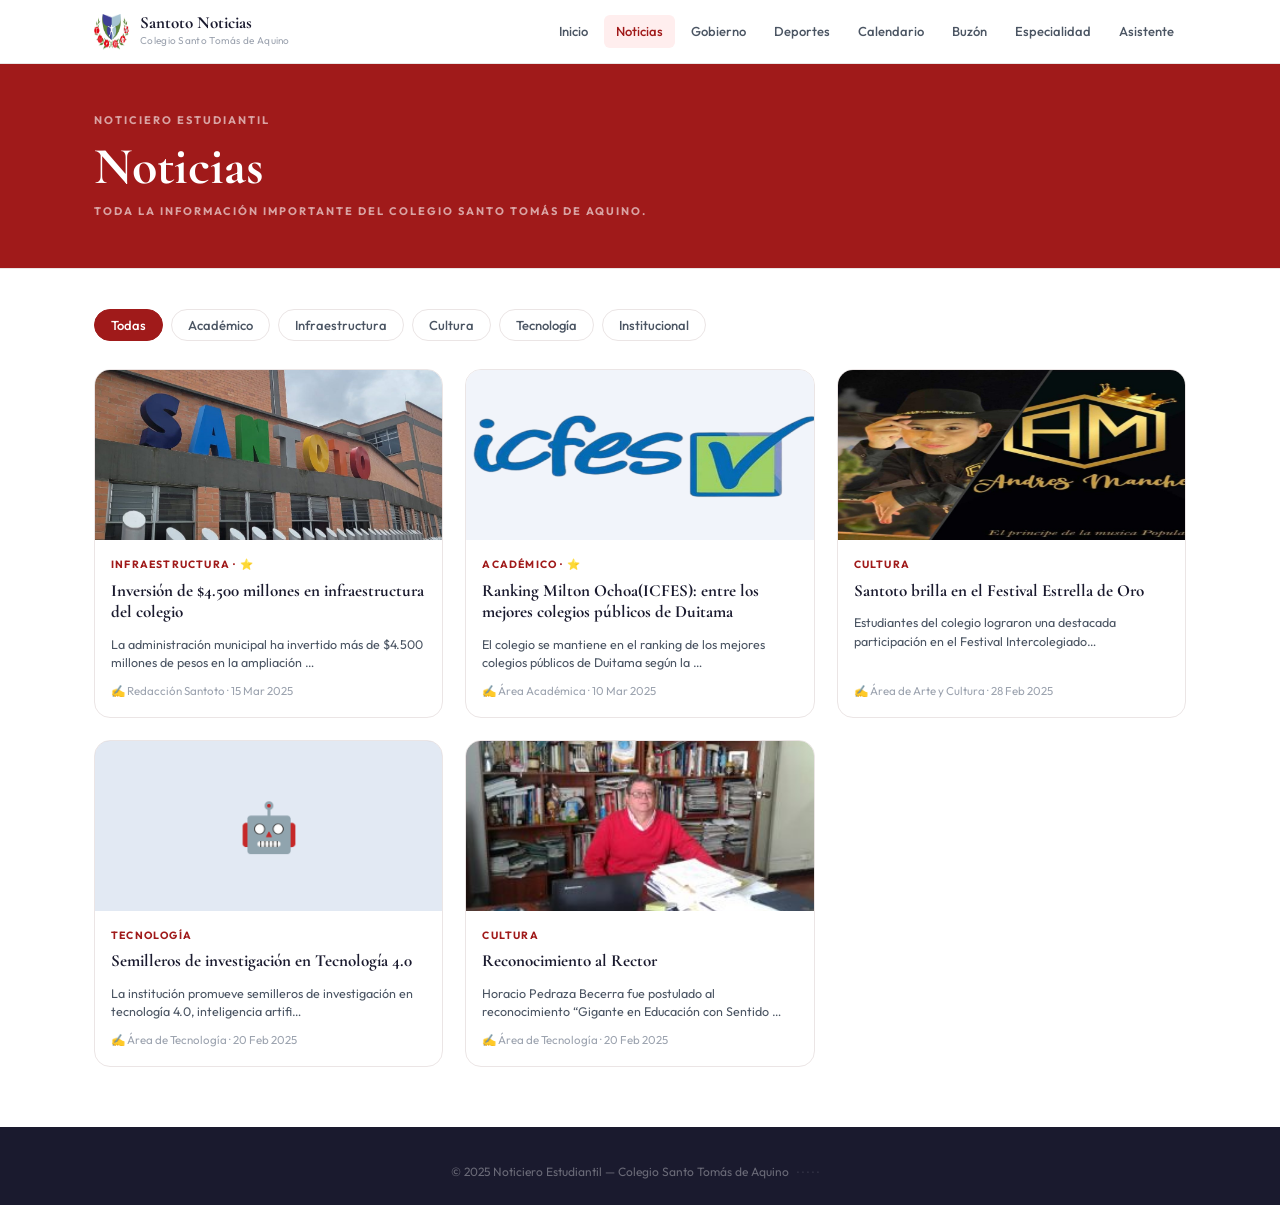
<file: Noticias.html>
<!DOCTYPE html>
<html lang="es">
<head>
  <meta charset="UTF-8">
  <meta name="viewport" content="width=device-width, initial-scale=1.0">
  <title>Noticias — Santoto Noticias</title>
  <link rel="preconnect" href="https://fonts.googleapis.com">
  <link rel="preconnect" href="https://fonts.gstatic.com" crossorigin>
  <link href="https://fonts.googleapis.com/css2?family=Cormorant+Garamond:ital,wght@0,400;0,600;0,700;1,400;1,600&family=Outfit:wght@300;400;500;600;700&display=swap" rel="stylesheet">
  <link rel="stylesheet" href="styles.css">
</head>
<body>
  <nav class="nav" id="nav">
    <div class="nav-inner">
      <a href="index.html" class="nav-brand">
    <img src="IMG/esc.png" class="nav-logo" alt="Logo">
        <div class="nav-brand-text">
          <span class="nav-name">Santoto Noticias</span>
          <span class="nav-sub">Colegio Santo Tomás de Aquino</span>
        </div>
      </a>
      <div class="nav-links" id="nav-links">
        <a href="index.html" class="nav-link">Inicio</a>
        <a href="Noticias.html" class="nav-link active">Noticias</a>
        <a href="gobierno.html" class="nav-link">Gobierno</a>
        <a href="deportes.html" class="nav-link">Deportes</a>
        <a href="calendario.html" class="nav-link">Calendario</a>
        <a href="sugerencias.html" class="nav-link">Buzón</a>
        <a href="especialidades.html" class="nav-link">Especialidad</a>
        <a href="chatbot.html" class="nav-link">Asistente</a>
      </div>
      <button class="nav-hamburger" id="hamburger" onclick="toggleMenu()"><span></span><span></span><span></span></button>
    </div>
  </nav>

  <div class="page-header page-header-azul">
    <div class="container">
      <div class="page-eyebrow">Noticiero Estudiantil</div>
      <h1 class="page-title" style="color: white;">Noticias</h1>
      <p class="page-eyebrow">Toda la información importante del Colegio Santo Tomás de Aquino.</p>
    </div>
  </div>

  <div class="container" style="padding-top:40px;padding-bottom:60px">
    <!-- FILTROS -->
    <div class="filter-bar" id="filter-bar">
      <button class="filter-btn active" onclick="filtrarNoticias('',this)">Todas</button>
      <button class="filter-btn" onclick="filtrarNoticias('Académico',this)">Académico</button>
      <button class="filter-btn" onclick="filtrarNoticias('Infraestructura',this)">Infraestructura</button>
      <button class="filter-btn" onclick="filtrarNoticias('Cultura',this)">Cultura</button>
      <button class="filter-btn" onclick="filtrarNoticias('Tecnología',this)">Tecnología</button>
      <button class="filter-btn" onclick="filtrarNoticias('Institucional',this)">Institucional</button>
    </div>

    <div class="noticias-full-grid" id="noticias-full-grid">
      <!-- JS -->
    </div>

    <!-- MODAL DETALLE -->
    <div class="modal-overlay" id="modal-overlay" onclick="cerrarModal()">
      <div class="modal" id="modal" onclick="event.stopPropagation()">
        <button class="modal-close" onclick="cerrarModal()">✕</button>
        <div id="modal-content"></div>
      </div>
    </div>
  </div>

  <footer class="footer">
    <div class="container">
      <div class="footer-bottom" style="justify-content:center">
        <span>© 2025 Noticiero Estudiantil — Colegio Santo Tomás de Aquino</span>
        <button class="admin-trigger" onclick="location.href='admin.html'" title="Admin">·····</button>
      </div>
    </div>
  </footer>

  <script src="data.js"></script>
  <script src="main.js"></script>
</body>
</html>
</file>
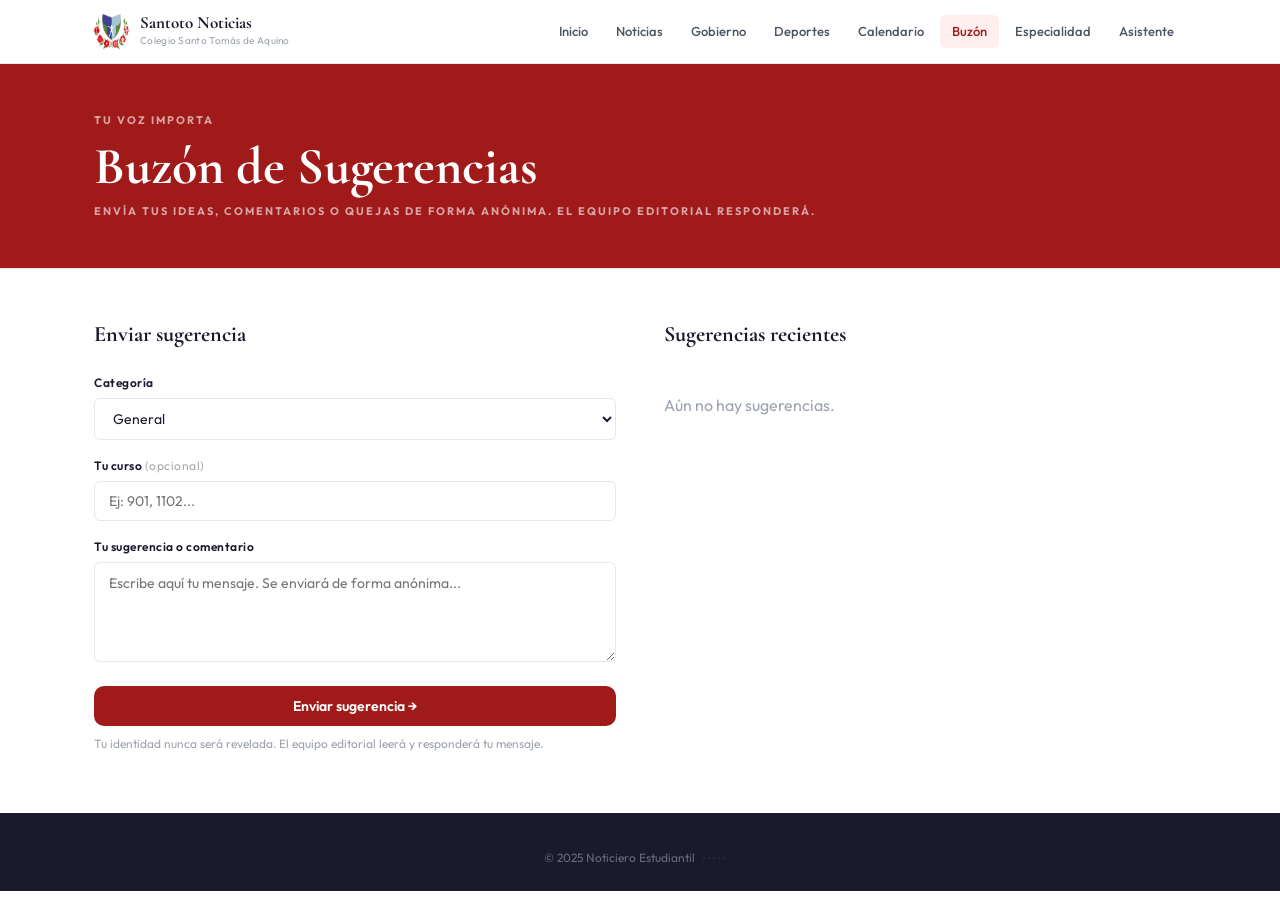
<file: sugerencias.html>
<!DOCTYPE html>
<html lang="es">
<head>
  <meta charset="UTF-8"><meta name="viewport" content="width=device-width, initial-scale=1.0">
  <title>Buzón de Sugerencias — Santoto Noticias</title>
  <link rel="preconnect" href="https://fonts.googleapis.com">
  <link rel="preconnect" href="https://fonts.gstatic.com" crossorigin>
  <link href="https://fonts.googleapis.com/css2?family=Cormorant+Garamond:ital,wght@0,400;0,600;0,700;1,400;1,600&family=Outfit:wght@300;400;500;600;700&display=swap" rel="stylesheet">
  <link rel="stylesheet" href="styles.css">
</head>
<body>
  <nav class="nav" id="nav">
    <div class="nav-inner">
      <a href="index.html" class="nav-brand">
       <img src="IMG/esc.png" class="nav-logo" alt="Logo">
        <div class="nav-brand-text"><span class="nav-name">Santoto Noticias</span><span class="nav-sub">Colegio Santo Tomás de Aquino</span></div></a>
      <div class="nav-links" id="nav-links">
        <a href="index.html" class="nav-link">Inicio</a>
        <a href="Noticias.html" class="nav-link">Noticias</a>
        <a href="gobierno.html" class="nav-link">Gobierno</a>
        <a href="deportes.html" class="nav-link">Deportes</a>
        <a href="calendario.html" class="nav-link">Calendario</a>
        <a href="sugerencias.html" class="nav-link active">Buzón</a>
        <a href="especialidades.html" class="nav-link">Especialidad</a>
        <a href="chatbot.html" class="nav-link">Asistente</a>
      </div>
      <button class="nav-hamburger" id="hamburger" onclick="toggleMenu()"><span></span><span></span><span></span></button>
    </div>
  </nav>

  <div class="page-header page-header-azul"><div class="container"><div class="page-eyebrow">Tu voz importa</div><h1 class="page-title" style="color: white;">Buzón de Sugerencias</h1><p class="page-eyebrow">Envía tus ideas, comentarios o quejas de forma anónima. El equipo editorial responderá.</p></div></div>

  <div class="container" style="padding-top:48px;padding-bottom:60px">
    <div class="sug-layout">
      <!-- FORMULARIO -->
      <div class="sug-form-wrap">
        <h2 class="sug-form-title">Enviar sugerencia</h2>
        <div class="form-group">
          <label class="form-label">Categoría</label>
          <select class="form-input" id="sug-cat">
            <option>General</option><option>Infraestructura</option><option>Académico</option>
            <option>Arte</option><option>Convivencia</option><option>Deportes</option>
            <option>Tecnología</option><option>Otro</option>
          </select>
        </div>
        <div class="form-group">
          <label class="form-label">Tu curso <span style="color:#aaa;font-weight:400">(opcional)</span></label>
          <input class="form-input" id="sug-curso" placeholder="Ej: 901, 1102..." />
        </div>
        <div class="form-group">
          <label class="form-label">Tu sugerencia o comentario</label>
          <textarea class="form-input form-textarea" id="sug-texto" placeholder="Escribe aquí tu mensaje. Se enviará de forma anónima..."></textarea>
        </div>
        <button class="btn-primary" style="width:100%" onclick="enviarSugerencia()">Enviar sugerencia →</button>
        <p class="form-note">Tu identidad nunca será revelada. El equipo editorial leerá y responderá tu mensaje.</p>
      </div>

      <!-- SUGERENCIAS RECIENTES -->
      <div class="sug-list-wrap">
        <h2 class="sug-form-title">Sugerencias recientes</h2>
        <div id="sug-lista"></div>
      </div>
    </div>
  </div>

  <footer class="footer"><div class="container"><div class="footer-bottom" style="justify-content:center"><span>© 2025 Noticiero Estudiantil</span><button class="admin-trigger" onclick="location.href='admin.html'" title="Admin">·····</button></div></div></footer>
  <script src="data.js"></script><script src="main.js"></script>
</body>
</html>
</file>
<file: styles.css>
/* ==========================================
   SANTOTO NOTICIAS — styles.css
   Estilo: Editorial blanco y azul
   Fuentes: Cormorant Garamond + Outfit
   ========================================== */

*, *::before, *::after { margin:0; padding:0; box-sizing:border-box; }

:root {
  --azul:        #a01a1a;
  --azul-medio:  #b82525;
  --azul-claro:  #ffeeee;
  --azul-hover:  #fff5f5;
  --azul-borde:  #f8c7c7;
  --dorado:      #B8902A;
  --texto:       #1A1A2E;
  --texto-2:     #4B5563;
  --texto-3:     #9CA3AF;
  --fondo:       #FFFFFF;
  --fondo-2:     #F8F9FC;
  --fondo-3:     #F1F4FA;
  --borde:       #ebe5e5;
  --rojo:        #C0392B;
  --verde:       #1A7A4A;
  --font-d: 'Cormorant Garamond', serif;
  --font-b: 'Outfit', sans-serif;
  --nav-h: 64px;
  --max-w: 1140px;
  --r-sm: 6px;
  --r-md: 10px;
  --r-lg: 16px;
}

html { scroll-behavior: smooth; }
body {
  font-family: var(--font-b);
  color: var(--texto);
  background: var(--fondo);
  font-size: 16px;
  line-height: 1.6;
}

/* ── UTILIDADES ─────────────────────────── */
.container {
  width: 100%; max-width: var(--max-w);
  margin: 0 auto; padding: 0 24px;
}
img { display: block; max-width: 100%; }
a  { color: inherit; text-decoration: none; }

/* ── NAVBAR ─────────────────────────────── */
.nav {
  position: sticky; top: 0; z-index: 100;
  background: #fff;
  border-bottom: 1px solid var(--borde);
  height: var(--nav-h);
}
.nav-inner {
  max-width: var(--max-w); margin: 0 auto; padding: 0 24px;
  height: 100%; display: flex; align-items: center; gap: 32px;
}
.nav-brand {
  display: flex; align-items: center; gap: 10px; flex-shrink: 0;
}
.nav-logo {
  width: 36px; height: 36px; border-radius: 8px;

  display: flex; align-items: center; justify-content: center;
  font-family: var(--font-d); font-size: 13px; font-weight: 700; color: #fff;
}
.nav-brand-text { display: flex; flex-direction: column; }
.nav-name { font-family: var(--font-d); font-size: 17px; font-weight: 700; color: var(--texto); line-height: 1.1; }
.nav-sub  { font-size: 10px; color: var(--texto-3); letter-spacing: .3px; }

.nav-links {
  display: flex; align-items: center; gap: 4px; margin-left: auto;
}
.nav-link {
  font-size: 13px; font-weight: 500; color: var(--texto-2);
  padding: 6px 12px; border-radius: var(--r-sm);
  transition: background .15s, color .15s;
}
.nav-link:hover  { background: var(--fondo-3); color: var(--azul); }
.nav-link.active { color: var(--azul); background: var(--azul-claro); }

.nav-hamburger {
  display: none; flex-direction: column; gap: 5px;
  background: none; border: none; cursor: pointer;
  padding: 6px; margin-left: auto;
}
.nav-hamburger span {
  display: block; width: 22px; height: 2px;
  background: var(--texto); border-radius: 2px; transition: .3s;
}

@media (max-width: 768px) {
  .nav-links {
    display: none; position: absolute; top: var(--nav-h); left: 0; right: 0;
    background: #fff; border-bottom: 1px solid var(--borde);
    flex-direction: column; padding: 12px 16px; gap: 2px;
  }
  .nav-links.open { display: flex; }
  .nav-link { width: 100%; padding: 10px 14px; border-radius: var(--r-sm); }
  .nav-hamburger { display: flex; }
}

/* ── BOTONES ────────────────────────────── */
.btn-primary {
  display: inline-block; padding: 11px 24px;
  background: var(--azul); color: #fff;
  border-radius: var(--r-md); font-size: 14px; font-weight: 600;
  border: none; cursor: pointer; transition: background .15s, transform .1s;
  font-family: var(--font-b);
}
.btn-primary:hover  { background: var(--azul-medio); }
.btn-primary:active { transform: scale(.98); }

.btn-ghost {
  display: inline-block; padding: 11px 24px;
  background: transparent; color: var(--azul);
  border: 1.5px solid var(--azul-borde);
  border-radius: var(--r-md); font-size: 14px; font-weight: 600;
  cursor: pointer; transition: background .15s;
  font-family: var(--font-b);
}
.btn-ghost:hover { background: var(--azul-claro); }

.btn-outline {
  padding: 7px 16px; background: transparent;
  border: 1px solid rgba(255,255,255,.3); color: #fff;
  border-radius: var(--r-sm); font-size: 13px; font-weight: 500;
  cursor: pointer; font-family: var(--font-b); transition: background .15s;
}
.btn-outline:hover { background: rgba(255,255,255,.1); }

/* ── HERO ───────────────────────────────── */
.hero {
  background: var(--fondo-2);
  border-bottom: 1px solid var(--borde);
  padding: 80px 0 60px;
  position: relative; overflow: hidden;
}
.hero-bg-lines {
  position: absolute; inset: 0;
  background-image:
    linear-gradient(var(--borde) 1px, transparent 1px),
    linear-gradient(90deg, var(--borde) 1px, transparent 1px);
  background-size: 60px 60px;
  opacity: .35;
}
.hero .container { position: relative; max-width: 700px; }
.hero-eyebrow {
  display: inline-flex; align-items: center; gap: 8px;
  font-size: 12px; font-weight: 600; color: var(--azul);
  letter-spacing: 1.5px; text-transform: uppercase;
  background: var(--azul-claro); border: 1px solid var(--azul-borde);
  padding: 5px 12px; border-radius: 20px; margin-bottom: 20px;
}
.dot { width: 6px; height: 6px; border-radius: 50%; background: var(--azul); flex-shrink: 0; }
.hero-title {
  font-family: var(--font-d);
  font-size: clamp(38px, 6vw, 64px);
  font-weight: 700; line-height: 1.1;
  color: var(--texto); margin-bottom: 16px;
}
.hero-title em { color: var(--azul); font-style: italic; }
.hero-desc { font-size: 16px; color: var(--texto-2); max-width: 500px; margin-bottom: 28px; line-height: 1.65; }
.hero-actions { display: flex; gap: 12px; flex-wrap: wrap; }
.hero-strip { height: 4px; background: linear-gradient(90deg, var(--azul), #5B9AE8); position: absolute; bottom: 0; left: 0; right: 0; }

/* ── HIGHLIGHTS BAR ─────────────────────── */
.highlights-bar {
  background: var(--azul);
  padding: 20px 0;
}
.highlights-grid {
  display: grid; grid-template-columns: repeat(4, 1fr);
  gap: 0; border-left: 1px solid rgba(255,255,255,.15);
}
.highlight-item {
  display: flex; align-items: flex-start; gap: 12px;
  padding: 8px 20px;
  border-right: 1px solid rgba(255,255,255,.15);
}
.hi-icon { font-size: 22px; flex-shrink: 0; margin-top: 2px; }
.hi-text { display: flex; flex-direction: column; gap: 2px; }
.hi-text strong { color: #fff; font-size: 13px; font-weight: 600; line-height: 1.2; }
.hi-text span   { color: rgba(255,255,255,.65); font-size: 11px; line-height: 1.3; }

@media (max-width: 900px) {
  .highlights-grid { grid-template-columns: 1fr 1fr; }
  .highlight-item { border-bottom: 1px solid rgba(255,255,255,.15); }
}
@media (max-width: 500px) {
  .highlights-grid { grid-template-columns: 1fr; }
}

/* ── LAYOUT MAIN ────────────────────────── */
.main-grid {
  display: grid;
  grid-template-columns: 1fr 320px;
  gap: 48px;
  padding-top: 48px;
  padding-bottom: 64px;
  align-items: start;
}
@media (max-width: 900px) {
  .main-grid { grid-template-columns: 1fr; gap: 32px; }
}



/* ── NOTICIA HERO (grande) ──────────────── */
.noticia-hero {
  cursor: pointer; margin-bottom: 32px;
  border: 1px solid var(--borde); border-radius: var(--r-lg);
  overflow: hidden; transition: box-shadow .2s, transform .2s;
}
.noticia-hero:hover { box-shadow: 0 8px 32px rgba(26,79,160,.1); transform: translateY(-2px); }
/* ── NOTICIA CARDS ──────────────────────── */
.noticia-card {
  border: 1px solid var(--borde);
  border-radius: var(--r-lg);
  overflow: hidden;
  background: var(--fondo);
  display: flex;
  flex-direction: column;
  transition: box-shadow .2s, transform .18s;
  cursor: pointer;
}
.noticia-card:hover {
  box-shadow: 0 6px 28px rgba(0,0,0,.1);
  transform: translateY(-3px);
}

/* Imagen de la tarjeta noticia */
.nc-img {
  width: 100%;
  height: 170px;
  overflow: hidden;
  background: var(--fondo-3);
  flex-shrink: 0;
  display: flex;
  align-items: center;
  justify-content: center;
  position: relative;
}
.nc-img img {
  width: 100%;
  height: 100%;
  object-fit: cover;
  object-position: center;
  display: block;
  transition: transform .35s ease;
}
.noticia-card:hover .nc-img img { transform: scale(1.04); }
.nc-img span {
  font-size: 48px;
  line-height: 1;
}

/* Cuerpo de la tarjeta */
.nc-body {
  padding: 16px;
  display: flex;
  flex-direction: column;
  flex: 1;
}
.nc-cat {
  font-size: 10.5px;
  font-weight: 700;
  color: var(--azul);
  letter-spacing: 1.2px;
  text-transform: uppercase;
  margin-bottom: 7px;
}
.nc-title {
  font-family: var(--font-d);
  font-size: 17px;
  font-weight: 700;
  color: var(--texto);
  line-height: 1.25;
  margin-bottom: 6px;
}
.nc-date {
  font-size: 11.5px;
  color: var(--texto-3);
  margin-top: auto;
  padding-top: 10px;
}

/* Grid secundarias en home */
.noticias-grid {
  display: grid;
  grid-template-columns: repeat(2, 1fr);
  gap: 18px;
}
@media (max-width: 560px) { .noticias-grid { grid-template-columns: 1fr; } }

/* Noticia hero imagen */
.nh-img {
  position: relative;
  height: 240px;
  overflow: hidden;
  background: var(--fondo-3);
}
.nh-img-inner {
  width: 100%;
  height: 100%;
}
.nh-img-inner img {
  width: 100%;
  height: 100%;
  object-fit: cover;
  object-position: center;
  display: block;
  transition: transform .35s ease;
}
.noticia-hero:hover .nh-img-inner img { transform: scale(1.03); }
.nh-img-inner span { font-size: 64px; }

/* ── DEPORTES ───────────────────────────── */
.deporte-card {
  border: 1px solid var(--borde); border-radius: var(--r-md);
  padding: 18px 20px; margin-bottom: 14px;
  display: flex; gap: 16px; align-items: flex-start;
  background: var(--fondo);
  border-left: 4px solid var(--azul);
  cursor: pointer;
  transition: box-shadow .2s, transform .15s;
}
.deporte-card:hover { box-shadow: 0 4px 20px rgba(0,0,0,.08); transform: translateY(-2px); }
.deporte-card.logro   { border-left-color: #B8902A; }
.deporte-card.proximo { border-left-color: #6B7280; }

/* Imagen dentro de tarjeta deporte */
.dc-img-wrap {
  width: 80px; height: 80px;
  border-radius: var(--r-sm);
  overflow: hidden; flex-shrink: 0;
  background: var(--fondo-3);
}
.dc-img-foto {
  width: 100%; height: 100%;
  object-fit: cover; object-position: center;
  display: block;
}

.dc-icon  { font-size: 28px; flex-shrink: 0; margin-top: 2px; }
.dc-body  { flex: 1; min-width: 0; }
.dc-titulo { font-family: var(--font-d); font-size: 20px; font-weight: 700; color: var(--texto); line-height: 1.2; margin-bottom: 5px; }
.dc-desc   { font-size: 13px; color: var(--texto-2); line-height: 1.55; margin-bottom: 8px; }
.dc-meta   { display: flex; gap: 8px; align-items: center; flex-wrap: wrap; }
.dc-disc   { font-size: 11px; font-weight: 600; background: var(--azul-claro); color: var(--azul); border: 1px solid var(--azul-borde); padding: 2px 8px; border-radius: 10px; }
.dc-fecha  { font-size: 11px; color: var(--texto-3); }
.dc-arrow  { color: var(--texto-3); font-size: 22px; align-self: center; flex-shrink: 0; margin-left: auto; }

.section-label {
  font-size: 11px; font-weight: 700; color: var(--texto-3);
  letter-spacing: 2px; text-transform: uppercase;
  padding-bottom: 10px; margin-bottom: 20px;
  border-bottom: 2px solid var(--azul);
  display: inline-block;
}

/* GOV WIDGET */
.gov-widget-item {
  display: flex; align-items: center; gap: 10px;
  padding: 8px 0; border-bottom: 1px solid var(--borde);
}
.gov-widget-item:last-child { border-bottom: none; }
.gwi-foto{
  width: 50px; height: 50px;
  border-radius: 50%;
  object-fit: cover;
  object-position: center top;
  flex-shrink: 0;
  display: block;
}
.gwi-placeholder { width: 42px; height: 42px; border-radius: 50%; background: var(--azul-claro); display: flex; align-items: center; justify-content: center; font-size: 18px; flex-shrink: 0; border: 1px solid var(--azul-borde); }
.gwi-nombre { font-size: 13px; font-weight: 600; color: var(--texto); line-height: 1.2; }
.gwi-rol    { font-size: 11px; color: var(--texto-3); margin-top: 1px; }

/* ── SIDEBAR WIDGETS ────────────────────── */
.col-side { display: flex; flex-direction: column; gap: 24px; }
.widget {
  background: var(--fondo-2); border: 1px solid var(--borde);
  border-radius: var(--r-lg); padding: 20px; overflow: hidden;
}
.widget-title {
  font-size: 13px; font-weight: 700; color: var(--texto);
  border-bottom: 1px solid var(--borde); padding-bottom: 10px; margin-bottom: 14px;
  display: flex; align-items: center; gap: 6px;
}
.widget-link {
  display: block; margin-top: 12px; font-size: 12px; font-weight: 600;
  color: var(--azul); padding-top: 10px; border-top: 1px solid var(--borde);
}
.widget-link:hover { text-decoration: underline; }

/* NOTICIAS FULL GRID (página noticias) */
.noticias-full-grid {
  display: grid; grid-template-columns: repeat(3, 1fr);
  gap: 22px; margin-top: 28px;
}
@media (max-width: 900px) { .noticias-full-grid { grid-template-columns: 1fr 1fr; } }
@media (max-width: 560px) { .noticias-full-grid { grid-template-columns: 1fr; } }

/* ── SIDEBAR WIDGETS ────────────────────── */
.col-side { display: flex; flex-direction: column; gap: 24px; }
.widget {
  background: var(--fondo-2); border: 1px solid var(--borde);
  border-radius: var(--r-lg); padding: 20px; overflow: hidden;
}
.widget-title {
  font-size: 13px; font-weight: 700; color: var(--texto);
  border-bottom: 1px solid var(--borde); padding-bottom: 10px; margin-bottom: 14px;
  display: flex; align-items: center; gap: 6px;
}
.widget-link {
  display: block; margin-top: 12px; font-size: 12px; font-weight: 600;
  color: var(--azul); padding-top: 10px; border-top: 1px solid var(--borde);
}
.widget-link:hover { text-decoration: underline; }
/* ── PAGE HEADER ────────────────────────── */
.page-header {
  background: var(--fondo-2);
  border-bottom: 1px solid var(--borde);
  padding: 48px 0 40px;
}
.page-header-azul { background: var(--azul); }
.page-eyebrow {
  font-size: 11px; font-weight: 700; color: var(--azul);
  letter-spacing: 2px; text-transform: uppercase; margin-bottom: 8px;
}
.page-header-azul .page-eyebrow { color: rgba(255,255,255,.6); }
.page-title {
  font-family: var(--font-d); font-size: clamp(32px, 5vw, 52px);
  font-weight: 700; color: var(--texto); line-height: 1.1; margin-bottom: 8px;
}
.page-desc { font-size: 15px; color: var(--texto-2); max-width: 560px; }
/* ── FILTROS ────────────────────────────── */
.filter-bar { display: flex; gap: 8px; flex-wrap: wrap; }
.filter-btn {
  padding: 7px 16px; border-radius: 20px; font-size: 13px; font-weight: 500;
  border: 1px solid var(--borde); background: var(--fondo);
  color: var(--texto-2); cursor: pointer; transition: all .15s;
  font-family: var(--font-b);
}
.filter-btn:hover  { border-color: var(--azul-borde); color: var(--azul); background: var(--azul-claro); }
.filter-btn.active { background: var(--azul); color: #fff; border-color: var(--azul); }
 /* ── MODAL ──────────────────────────────── */
.modal-overlay {
  position: fixed; inset: 0; background: rgba(0,0,0,.5);
  display: flex; align-items: center; justify-content: center;
  z-index: 200; padding: 24px;
  opacity: 0; pointer-events: none; transition: opacity .25s;
}
.modal-overlay.open { opacity: 1; pointer-events: all; }
.modal {
  background: var(--fondo); border-radius: var(--r-lg);
  width: 100%; max-width: 640px; max-height: 80vh;
  overflow-y: auto; padding: 32px; position: relative;
  transform: translateY(20px); transition: transform .25s;
}
.modal-overlay.open .modal { transform: translateY(0); }
.modal-close {
  position: absolute; top: 16px; right: 16px;
  width: 32px; height: 32px; border-radius: 50%;
  border: 1px solid var(--borde); background: var(--fondo-3);
  font-size: 14px; cursor: pointer; display: flex; align-items: center; justify-content: center;
  color: var(--texto-2);
}
.modal-close:hover { background: var(--fondo); }
.modal-cat   { font-size: 11px; font-weight: 700; color: var(--azul); letter-spacing: 1.5px; text-transform: uppercase; margin-bottom: 8px; }
.modal-title { font-family: var(--font-d); font-size: 28px; font-weight: 700; color: var(--texto); line-height: 1.2; margin-bottom: 12px; }
.modal-meta  { font-size: 12px; color: var(--texto-3); margin-bottom: 18px; padding-bottom: 14px; border-bottom: 1px solid var(--borde); display: flex; gap: 12px; flex-wrap: wrap; }
.modal-body  { font-size: 15px; color: var(--texto-2); line-height: 1.75; }
.modal-body p { margin-bottom: 14px; }
/* ── FOOTER ─────────────────────────────── */
.footer {
  background: var(--texto);
  padding: 32px 0 20px;
  margin-top: 0;
}
.footer-top {
  display: flex; align-items: flex-start; justify-content: space-between;
  gap: 32px; padding-bottom: 20px; margin-bottom: 16px;
  border-bottom: 1px solid rgba(255,255,255,.1);
  flex-wrap: wrap;
}
.footer-brand { display: flex; align-items: center; gap: 12px; }
.footer-logo  { width: 40px; height: 40px; border-radius: 10px; background: var(--azul); display: flex; align-items: center; justify-content: center; font-family: var(--font-d); font-size: 14px; font-weight: 700; color: #fff; }
.footer-name  { font-family: var(--font-d); font-size: 18px; font-weight: 700; color: #fff; }
.footer-sub   { font-size: 12px; color: rgba(255,255,255,.45); margin-top: 2px; }
.footer-links { display: flex; gap: 6px; flex-wrap: wrap; }
.footer-links a { font-size: 13px; color: rgba(255,255,255,.5); padding: 4px 8px; border-radius: var(--r-sm); transition: color .15s; }
.footer-links a:hover { color: #fff; }
.footer-bottom { display: flex; align-items: center; justify-content: space-between; font-size: 12px; color: rgba(255,255,255,.35); }
.admin-trigger {
  background: none; border: none; color: rgba(255,255,255,.1);
  font-size: 14px; cursor: pointer; letter-spacing: 3px; padding: 4px 8px;
  transition: color .2s; font-family: var(--font-b);
}
.admin-trigger:hover { color: rgba(255,255,255,.4); }

/* ── DEPORTES SIDEBAR ───────────────────── */
.dep-widget-item {
  display: flex; gap: 10px; padding: 9px 0; border-bottom: 1px solid var(--borde);
}
.dep-widget-item:last-child { border-bottom: none; }
.dwi-icon { font-size: 20px; flex-shrink: 0; margin-top: 2px; }
.dwi-titulo { font-size: 13px; font-weight: 600; color: var(--texto); line-height: 1.3; margin-bottom: 2px; }
.dwi-meta   { font-size: 11px; color: var(--texto-3); }

/* ── GOBIERNO WEB ───────────────────────── */
.gov-tabs-web { display: flex; gap: 8px; flex-wrap: wrap; margin-bottom: 32px; }
.gtab {
  padding: 8px 20px; border-radius: 20px; font-size: 13px; font-weight: 600;
  border: 1.5px solid var(--borde); background: var(--fondo); color: var(--texto-2);
  cursor: pointer; transition: all .15s; font-family: var(--font-b);
}
.gtab:hover  { border-color: var(--azul-borde); color: var(--azul); }
.gtab.active { background: var(--azul); color: #fff; border-color: var(--azul); }

/* PERSONERO — héroe */
.personero-hero {
  display: grid; grid-template-columns: 300px 1fr;
  gap: 40px; background: var(--fondo-2);
  border: 1px solid var(--borde); border-radius: var(--r-lg);
  overflow: hidden; margin-bottom: 40px;
}
.ph-foto {
  width: 100%; height: 320px;
  object-fit: cover; object-position: center top;
  display: block; background: var(--azul-claro);
}
.ph-placeholder {
  width: 100%; height: 320px;
  background: var(--azul-claro); display: flex; flex-direction: column;
  align-items: center; justify-content: center; gap: 8px;
  color: var(--azul-borde); font-size: 56px;
}
.ph-placeholder span { font-size: 13px; color: var(--texto-3); font-size: 12px; }
.ph-body { padding: 36px 36px 36px 0; display: flex; flex-direction: column; justify-content: center; }
.ph-rol  { font-size: 11px; font-weight: 700; letter-spacing: 2px; text-transform: uppercase; color: var(--dorado); margin-bottom: 10px; display: flex; align-items: center; gap: 6px; }
.ph-nombre { font-family: var(--font-d); font-size: 38px; font-weight: 700; line-height: 1.1; color: var(--texto); margin-bottom: 6px; }
.ph-curso  { font-size: 14px; color: var(--texto-3); margin-bottom: 16px; }
.ph-desc   { font-size: 15px; color: var(--texto-2); line-height: 1.65; margin-bottom: 14px; }
.ph-seccion { font-size: 13px; color: var(--texto-3); display: flex; align-items: center; gap: 6px; }

@media (max-width: 700px) {
  .personero-hero { grid-template-columns: 1fr; }
  .ph-body { padding: 20px; }
  .ph-foto, .ph-placeholder { height: 220px; }
}

/* GRID PERSONAS (contralores, ) */
.personas-web-grid {
  display: grid; grid-template-columns: repeat(3, 1fr); gap: 22px;
}
@media (max-width: 900px) { .personas-web-grid { grid-template-columns: 1fr 1fr; } }
@media (max-width: 560px) { .personas-web-grid { grid-template-columns: 1fr; } }

.persona-web-card {
  border: 1px solid var(--borde); border-radius: var(--r-lg);
  overflow: hidden; background: var(--fondo);
  transition: box-shadow .2s, transform .15s;
}
.persona-web-card:hover { box-shadow: 0 6px 24px rgba(26,79,160,.09); transform: translateY(-3px); }
.pwc-foto {
  width: 100%; height: 200px;
  object-fit: cover; object-position: center top; display: block;
  background: var(--fondo-3);
}
.pwc-placeholder {
  width: 100%; height: 200px;
  background: var(--azul-claro); display: flex; align-items: center; justify-content: center;
  font-size: 52px;
}
.pwc-strip { height: 4px; }
.pwc-body  { padding: 16px; }
.pwc-rol   { font-size: 10px; font-weight: 700; letter-spacing: 1.5px; text-transform: uppercase; margin-bottom: 5px; }
.pwc-nombre { font-family: var(--font-d); font-size: 20px; font-weight: 700; color: var(--texto); line-height: 1.15; margin-bottom: 3px; }
.pwc-curso  { font-size: 12px; color: var(--texto-3); }

/* ── CALENDARIO WEB ─────────────────────── */
.cal-layout { display: grid; grid-template-columns: 1fr 340px; gap: 36px; align-items: start; }
@media (max-width: 900px) { .cal-layout { grid-template-columns: 1fr; } }

.cal-header-web { display: flex; align-items: center; justify-content: space-between; margin-bottom: 14px; }
.cal-mes-titulo  { font-family: var(--font-d); font-size: 26px; font-weight: 700; color: var(--texto); }
.cal-btn-nav {
  width: 36px; height: 36px; border-radius: var(--r-sm);
  border: 1px solid var(--borde); background: var(--fondo);
  font-size: 18px; cursor: pointer; color: var(--texto-2);
  display: flex; align-items: center; justify-content: center;
  transition: background .15s;
}
.cal-btn-nav:hover { background: var(--fondo-3); }
.cal-semana-labels { display: grid; grid-template-columns: repeat(7,1fr); text-align: center; margin-bottom: 6px; }
.cal-semana-labels span { font-size: 11px; font-weight: 700; color: var(--texto-3); padding: 4px 0; letter-spacing: .5px; text-transform: uppercase; }
.cal-days-grid { display: grid; grid-template-columns: repeat(7,1fr); gap: 3px; }
.cal-day-web {
  aspect-ratio: 1; display: flex; align-items: center; justify-content: center;
  font-size: 13px; font-weight: 500; color: var(--texto-2);
  border-radius: var(--r-sm); cursor: pointer; transition: background .12s;
  position: relative; border: 1px solid transparent;
}
.cal-day-web:hover    { background: var(--fondo-3); }
.cal-day-web.empty    { pointer-events: none; }
.cal-day-web.today    { background: var(--azul-claro); color: var(--azul); border-color: var(--azul-borde); font-weight: 700; }
.cal-day-web.selected { background: var(--azul); color: #fff; }
.cal-day-web.has-event::after { content: ''; position: absolute; bottom: 4px; left: 50%; transform: translateX(-50%); width: 4px; height: 4px; border-radius: 50%; background: var(--dorado); }

.cal-eventos-panel { background: var(--fondo-2); border: 1px solid var(--borde); border-radius: var(--r-lg); padding: 20px; }
.cal-panel-title { font-family: var(--font-d); font-size: 19px; font-weight: 700; color: var(--texto); margin-bottom: 14px; padding-bottom: 10px; border-bottom: 1px solid var(--borde); }
.cal-evento-web { padding: 12px 0; border-bottom: 1px solid var(--borde); display: flex; gap: 12px; align-items: flex-start; }
.cal-evento-web:last-child { border-bottom: none; }
.cev-dot { width: 10px; height: 10px; border-radius: 50%; margin-top: 4px; flex-shrink: 0; }
.cev-titulo { font-size: 14px; font-weight: 600; color: var(--texto); line-height: 1.3; margin-bottom: 3px; }
.cev-desc   { font-size: 12px; color: var(--texto-2); line-height: 1.4; }
.cev-fecha  { font-size: 11px; color: var(--texto-3); margin-top: 3px; }

/* ── SUGERENCIAS ────────────────────────── */
.sug-layout { display: grid; grid-template-columns: 1fr 1fr; gap: 48px; align-items: start; }
@media (max-width: 800px) { .sug-layout { grid-template-columns: 1fr; } }

.sug-form-title { font-family: var(--font-d); font-size: 22px; font-weight: 700; color: var(--texto); margin-bottom: 20px; }
.sug-card {
  border: 1px solid var(--borde); border-radius: var(--r-md); padding: 16px;
  margin-bottom: 14px; background: var(--fondo);
}
.sug-meta    { display: flex; align-items: center; justify-content: space-between; margin-bottom: 10px; }
.sug-cat     { font-size: 11px; font-weight: 700; color: var(--azul); letter-spacing: .5px; text-transform: uppercase; }
.sug-fecha   { font-size: 11px; color: var(--texto-3); }
.sug-texto   { font-size: 14px; color: var(--texto); line-height: 1.55; margin-bottom: 10px; }
.sug-estado  { font-size: 11px; font-weight: 600; padding: 3px 8px; border-radius: 10px; display: inline-block; }
.sug-estado.pendiente { background: #FEF3C7; color: #92400E; }
.sug-estado.respondida { background: #D1FAE5; color: var(--verde); }
.sug-resp { background: var(--azul-claro); border: 1px solid var(--azul-borde); border-radius: var(--r-sm); padding: 10px 12px; margin-top: 10px; }
.sug-resp-label { font-size: 10px; font-weight: 700; color: var(--azul); letter-spacing: 1px; text-transform: uppercase; margin-bottom: 4px; }
.sug-resp-texto { font-size: 13px; color: var(--texto-2); line-height: 1.5; }

/* ── FORMULARIOS ────────────────────────── */
.form-group { margin-bottom: 16px; }
.form-label { display: block; font-size: 12px; font-weight: 600; color: var(--texto); letter-spacing: .5px; margin-bottom: 6px; }
.form-input {
  width: 100%; padding: 10px 14px;
  border: 1.5px solid var(--borde); border-radius: var(--r-sm);
  font-size: 14px; font-family: var(--font-b); color: var(--texto);
  background: var(--fondo); outline: none; transition: border-color .15s;
}
.form-input:focus { border-color: var(--azul); }
.form-textarea { min-height: 100px; resize: vertical; line-height: 1.5; }
.form-note { font-size: 12px; color: var(--texto-3); margin-top: 10px; line-height: 1.4; }
.form-check { display: flex; align-items: center; gap: 8px; margin-bottom: 16px; font-size: 13px; color: var(--texto-2); cursor: pointer; }
/* ── NOTICIA HERO — cuerpo ──────────────── */
.nh-cat-badge {
  position: absolute; bottom: 10px; left: 12px;
  font-size: 10.5px; font-weight: 700;
  background: var(--azul); color: #fff;
  padding: 3px 10px; border-radius: 12px;
  letter-spacing: .5px; text-transform: uppercase;
}
.nh-body   { padding: 20px 22px 22px; }
.nh-meta   { margin-bottom: 6px; }
.nh-date   { font-size: 11.5px; color: var(--texto-3); }
.nh-title  {
  font-family: var(--font-d); font-size: 22px; font-weight: 700;
  color: var(--texto); line-height: 1.22; margin-bottom: 10px;
}
.nh-excerpt { font-size: 13.5px; color: var(--texto-2); line-height: 1.62; margin-bottom: 14px; }
.nh-read    { font-size: 13px; font-weight: 600; color: var(--azul); }

/* ── FADE-IN ────────────────────────────── */
.fade-in { animation: fadeIn .35s ease both; }
@keyframes fadeIn { from { opacity:0; transform:translateY(8px); } to { opacity:1; transform:none; } }

/* ── FONT-S alias ───────────────────────── */
:root { --font-s: 'Outfit', sans-serif; }

    /* ── HERO ESPECIALIDAD ── */
    .esp-hero {
      display: flex;
      align-items: flex-start;
      gap: 36px;
      background: var(--fondo-2);
      border: 1px solid var(--borde);
      border-radius: var(--r-lg);
      padding: 36px 40px;
      margin-bottom: 48px;
    }
    .esp-icon-wrap {
      flex-shrink: 0;
      width: 120px; height: 120px;
      border-radius: 50%;
      background: var(--azul-claro);
      border: 3px solid var(--azul-borde);
      display: flex; align-items: center; justify-content: center;
      font-size: 62px;
      color: var(--azul);
      font-weight: 700;
      font-family: var(--font-s);
    }
    .esp-hero-body h2 {
      font-family: var(--font-d);
      font-size: 30px; font-weight: 700;
      color: var(--texto); margin: 0 0 14px;
    }
    .esp-hero-body p {
      font-size: 14.5px; color: var(--texto-2);
      line-height: 1.78; margin: 0 0 10px;
    }
    @media (max-width: 680px) {
      .esp-hero { flex-direction: column; padding: 24px 20px; gap: 20px; }
      .esp-icon-wrap { width: 80px; height: 80px; font-size: 40px; }
      .esp-hero-body h2 { font-size: 22px; }
    }

    /* ── TARJETAS ESTILO DEPORTE ── */
    .esp-cards-list { display: flex; flex-direction: column; gap: 0; }

    .esp-card {
      border: 1px solid var(--borde);
      border-radius: var(--r-md);
      background: var(--fondo);
      margin-bottom: 14px;
      border-left: 4px solid var(--azul);
      overflow: hidden;
      transition: box-shadow .2s, transform .15s;
      cursor: pointer;
    }
    .esp-card:hover { box-shadow: 0 4px 20px rgba(0,0,0,.08); transform: translateY(-2px); }
    .esp-card.open  { box-shadow: 0 4px 24px rgba(160,26,26,.1); }

    .esp-card-trigger {
      display: flex; align-items: center; gap: 16px;
      padding: 18px 20px;
      width: 100%; background: none; border: none;
      cursor: pointer; text-align: left;
      font-family: var(--font-s);
    }
    .esp-card-icon { font-size: 26px; flex-shrink: 0; margin-top: 1px; }
    .esp-card-body { flex: 1; min-width: 0; }
    .esp-card-titulo {
      font-family: var(--font-d); font-size: 19px; font-weight: 700;
      color: var(--texto); line-height: 1.2; margin-bottom: 4px;
    }
    .esp-card-desc {
      font-size: 13px; color: var(--texto-2); line-height: 1.5;
    }
    .esp-card-meta { display: flex; gap: 8px; align-items: center; flex-wrap: wrap; margin-top: 8px; }
    .esp-card-badge {
      font-size: 11px; font-weight: 600;
      background: var(--azul-claro); color: var(--azul);
      border: 1px solid var(--azul-borde);
      padding: 2px 10px; border-radius: 10px;
    }
    .esp-card-arrow {
      color: var(--texto-3); font-size: 22px;
      align-self: center; flex-shrink: 0; margin-left: auto;
      transition: transform .3s;
    }
    .esp-card.open .esp-card-arrow { transform: rotate(90deg); }

    /* ── CUERPO EXPANDIBLE ── */
    .esp-card-expand {
      max-height: 0; overflow: hidden;
      transition: max-height .35s ease;
    }
    .esp-card.open .esp-card-expand { max-height: 3000px; }

    .esp-card-inner {
      padding: 0 20px 22px 20px;
      border-top: 1px solid var(--borde);
      font-size: 14px; color: var(--texto-2); line-height: 1.8;
    }
    .esp-card-inner p { margin: 12px 0 0; }
    .esp-card-inner p:first-child { margin-top: 16px; }

    /* Perfil lista */
    .perfil-lista { list-style: none; padding: 0; margin: 16px 0 0; display: flex; flex-direction: column; gap: 10px; }
    .perfil-lista li {
      display: flex; gap: 12px; align-items: flex-start;
      background: var(--fondo-2); border-radius: var(--r-sm);
      padding: 11px 14px; border-left: 3px solid var(--azul);
    }
    .pi-icon { font-size: 17px; flex-shrink: 0; margin-top: 1px; }
    .pi-text strong { display: block; font-weight: 600; color: var(--texto); font-size: 13.5px; margin-bottom: 2px; }
    .pi-text span { font-size: 12.5px; color: var(--texto-2); line-height: 1.6; }

    /* Docente */
    .docente-card {
      display: flex; align-items: center; gap: 18px;
      background: var(--fondo-2); border-radius: var(--r-md);
      padding: 18px; margin-top: 16px;
    }
    .docente-avatar {
      width: 56px; height: 56px; border-radius: 50%;
      background: var(--azul-claro); border: 2px solid var(--azul-borde);
      display: flex; align-items: center; justify-content: center;
      font-size: 26px; flex-shrink: 0;
    }
    .docente-info strong { font-size: 15px; color: var(--texto); font-weight: 600; display: block; }
    .docente-info span { font-size: 12.5px; color: var(--texto-3); }
</file>
